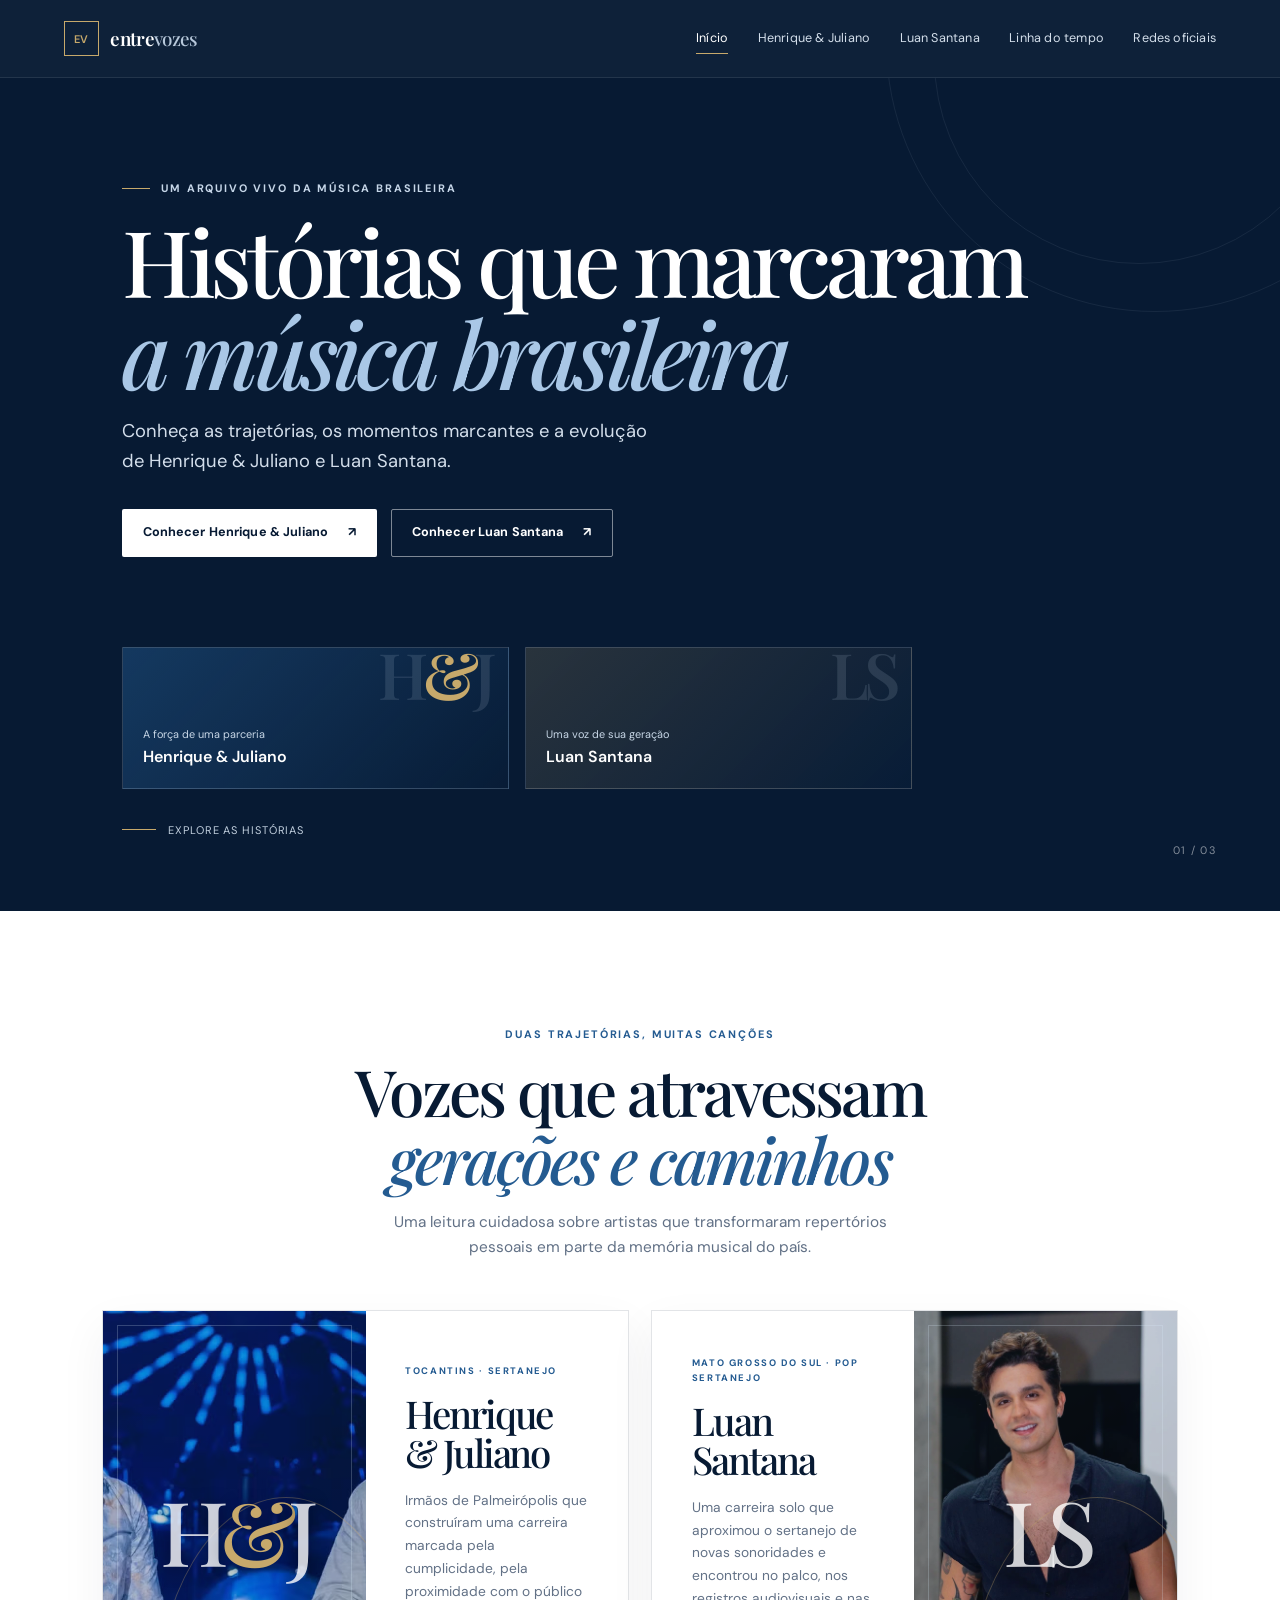
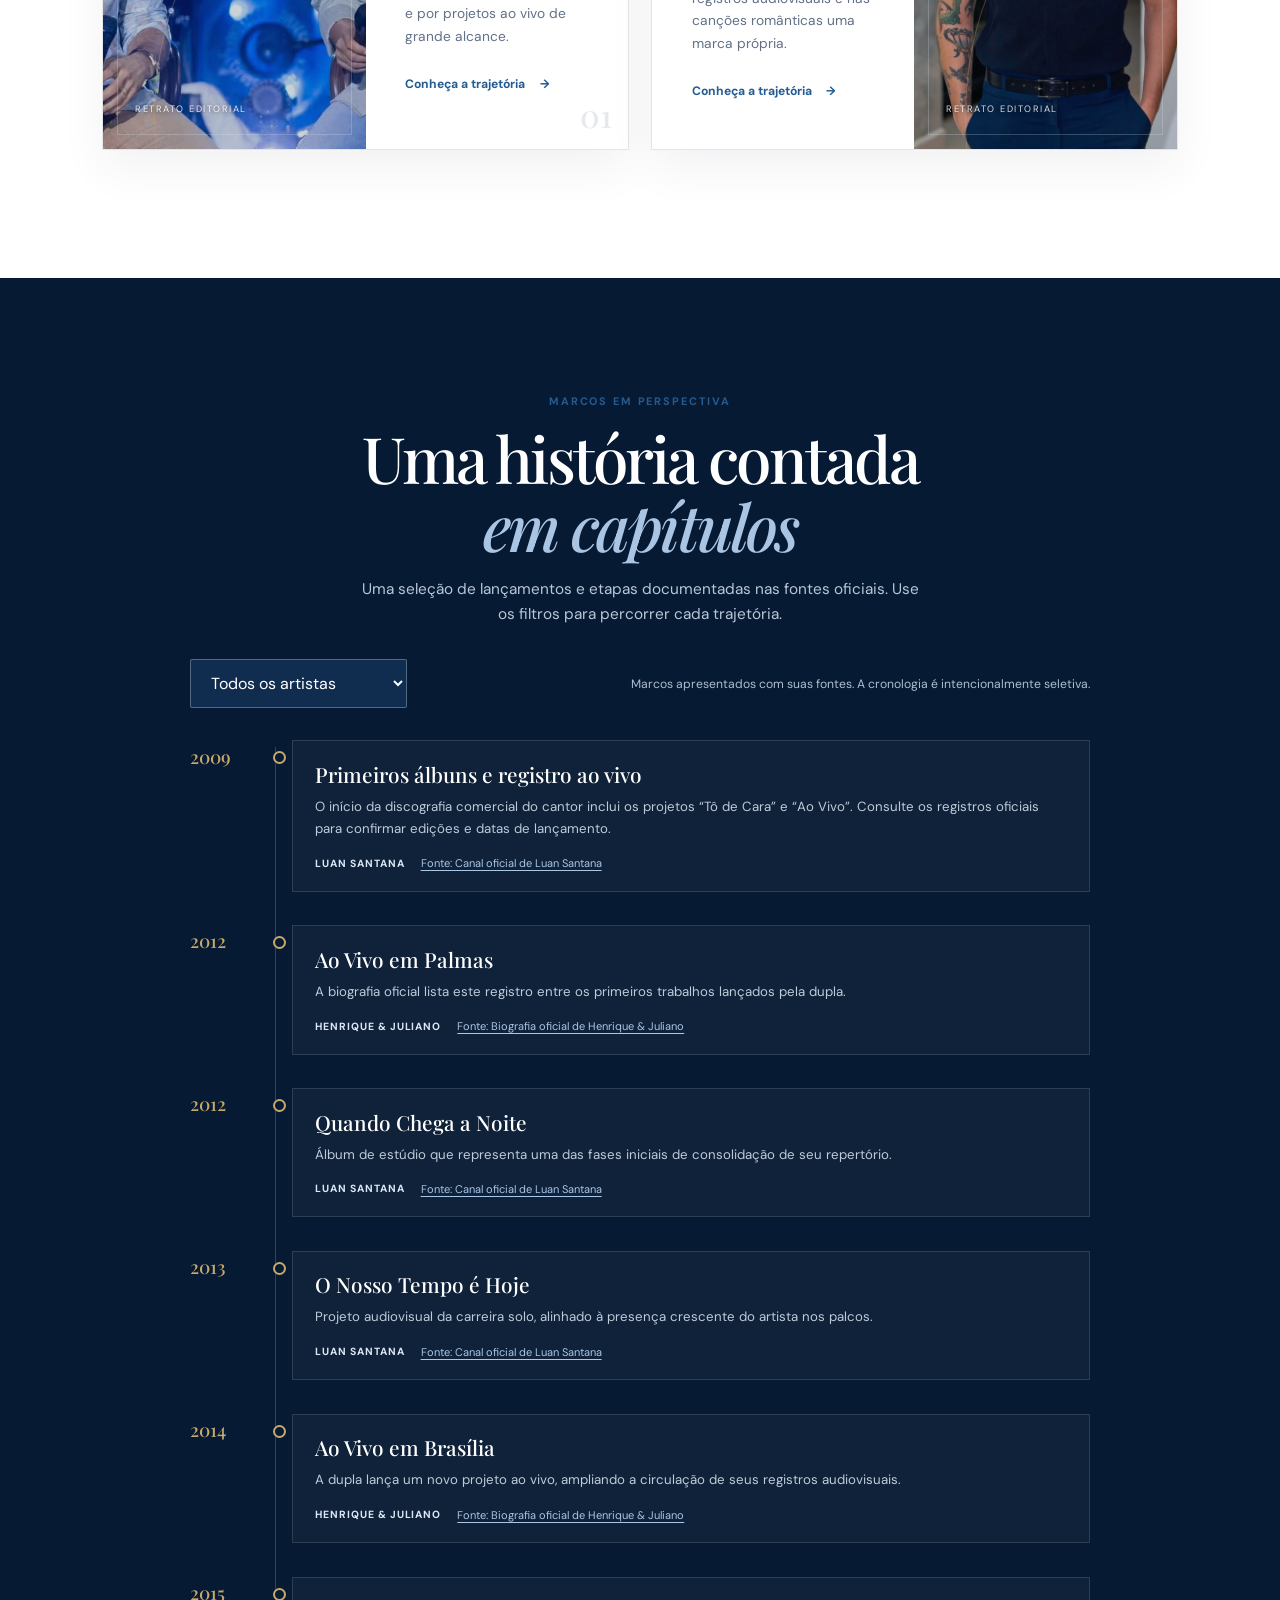
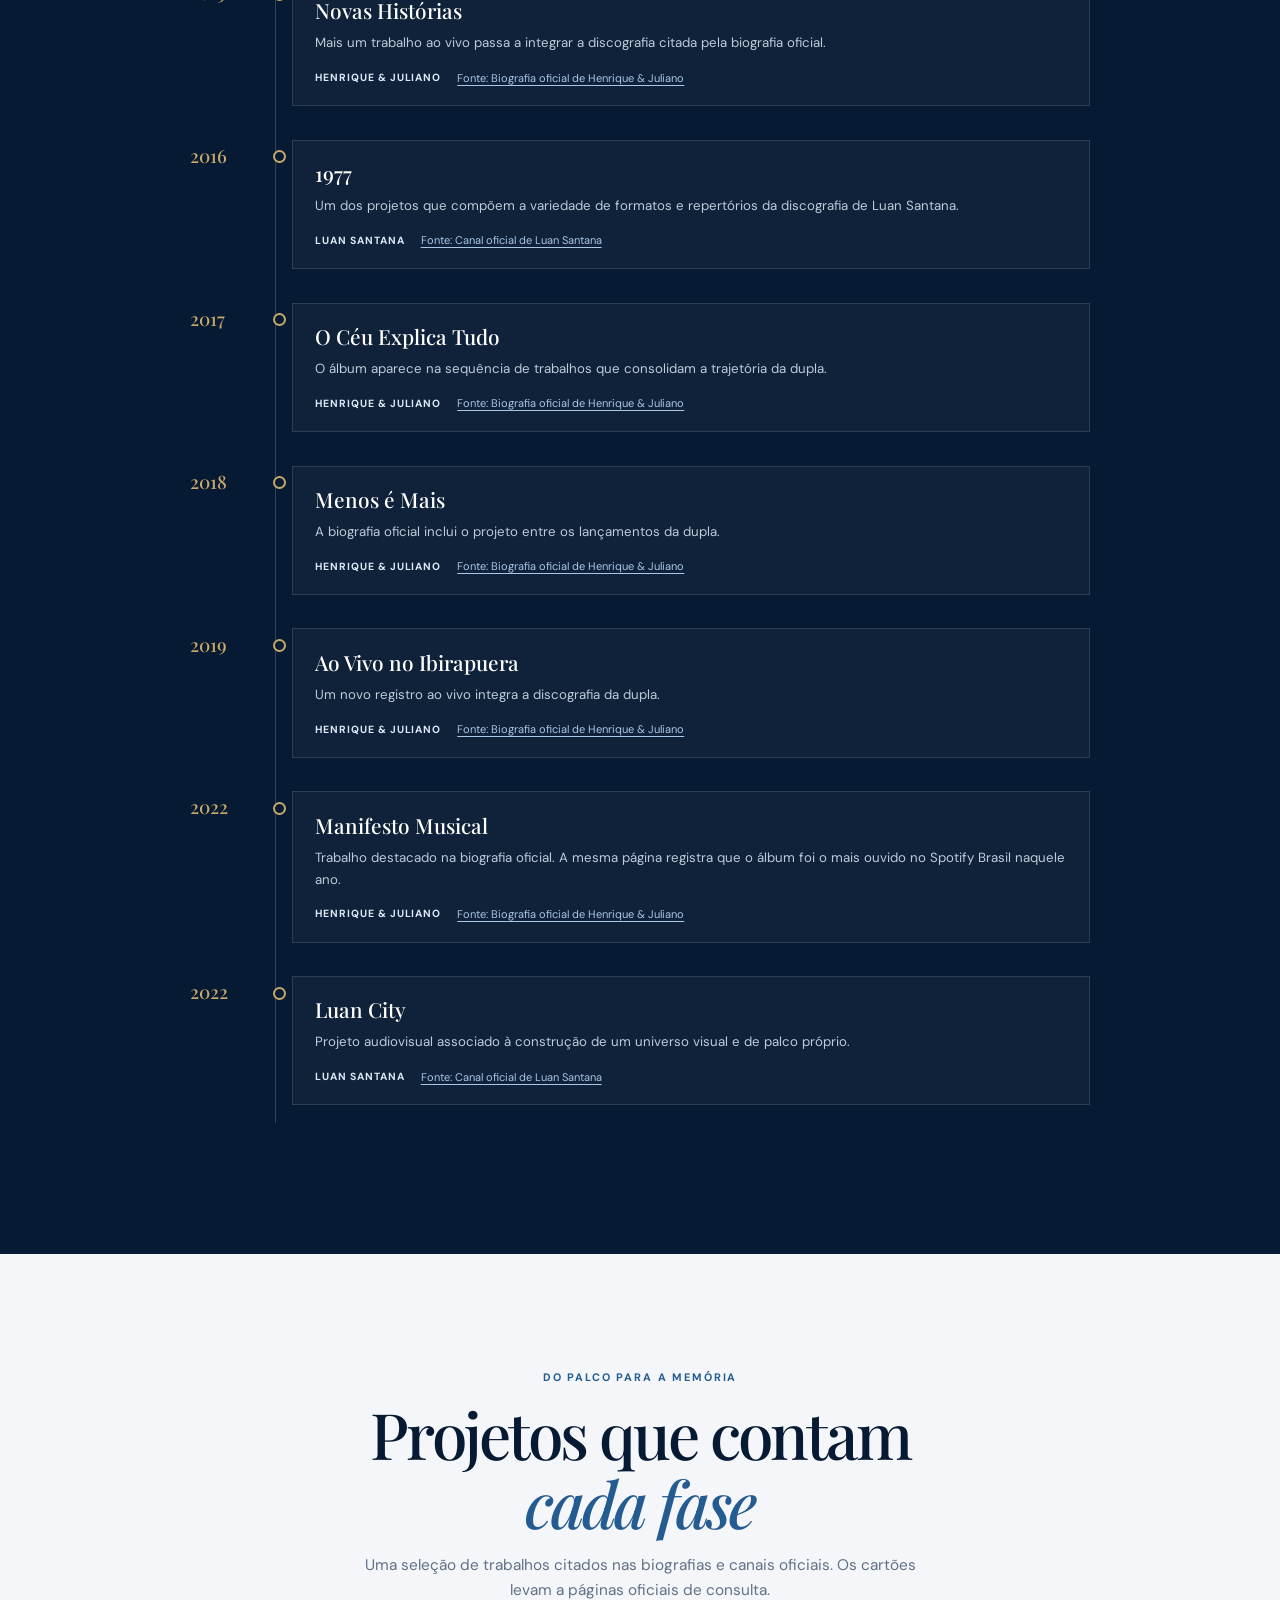
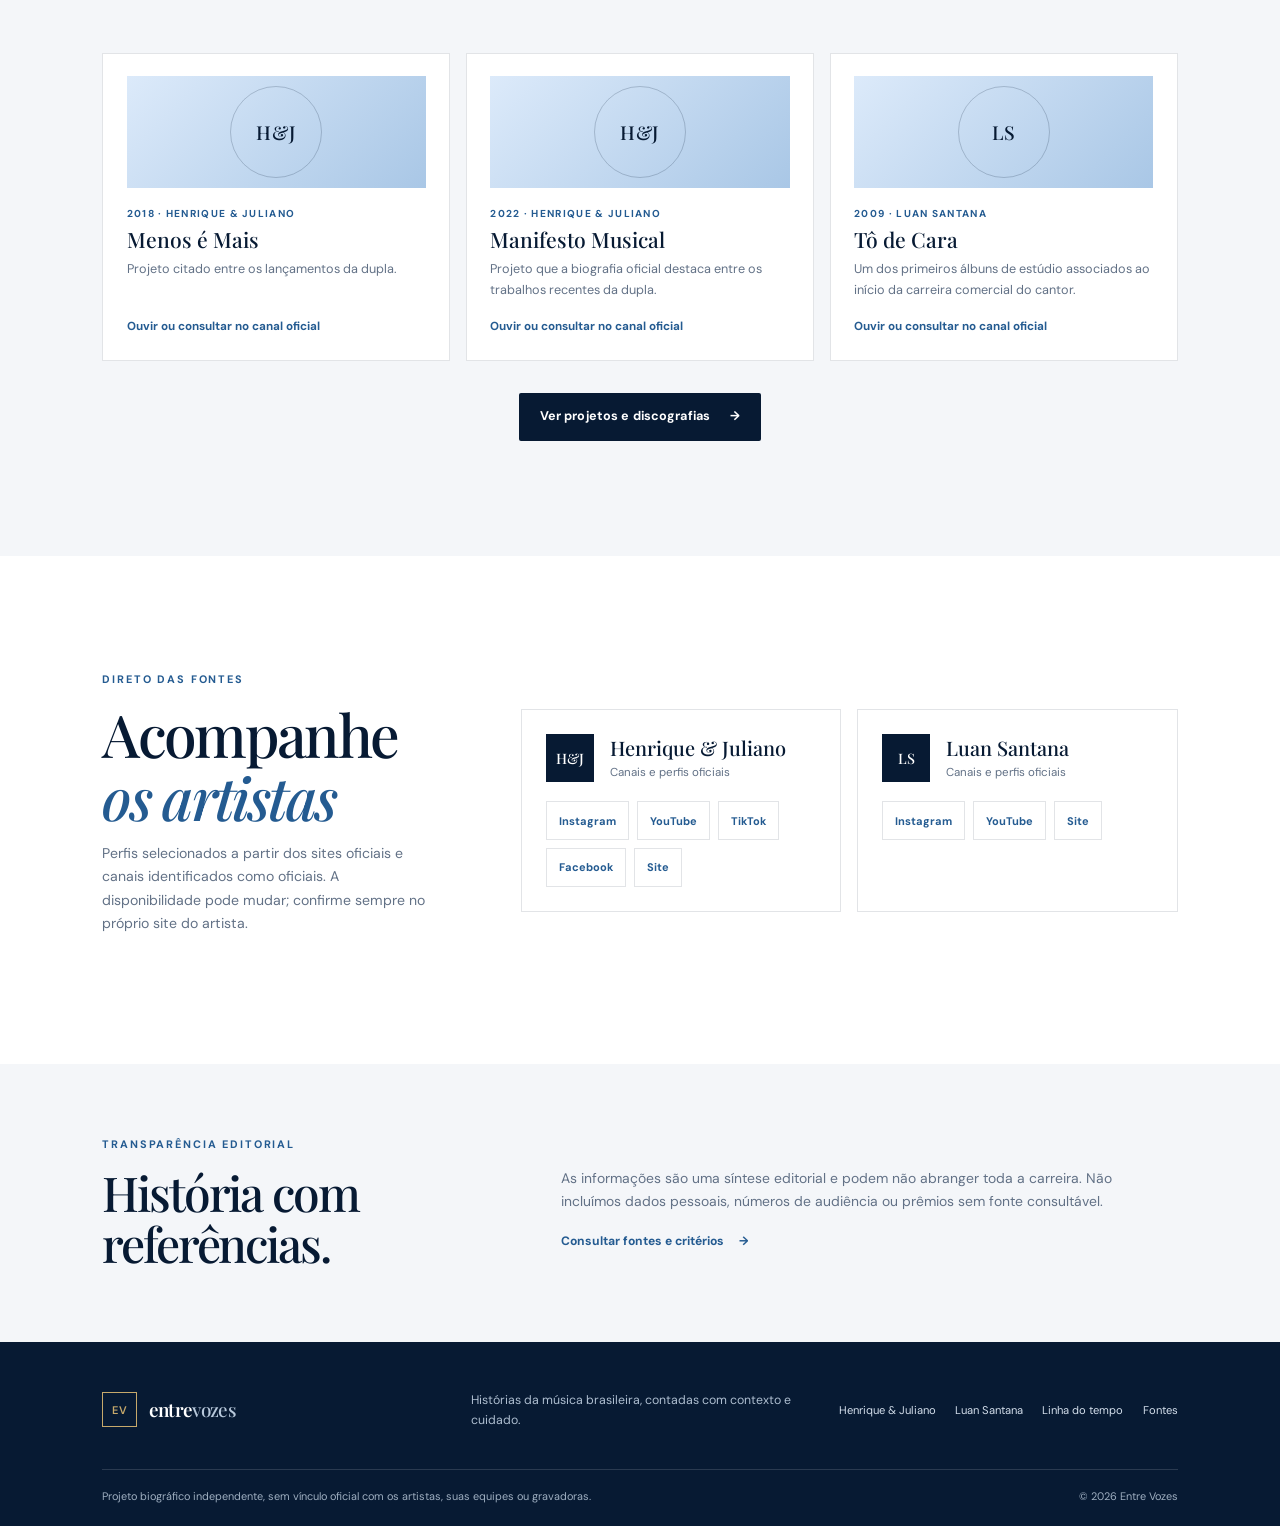
<file: index.html>
<!doctype html>
<html lang="pt-BR">
<head>
  <meta charset="utf-8">
  <meta name="viewport" content="width=device-width, initial-scale=1">
  <meta name="theme-color" content="#071a33">
  <meta name="description" content="Um portal biográfico independente sobre Henrique & Juliano e Luan Santana: histórias, discografias e marcos musicais.">
  <title>Entre Vozes — Histórias da música brasileira</title>
  <link rel="preconnect" href="https://fonts.googleapis.com">
  <link rel="preconnect" href="https://fonts.gstatic.com" crossorigin>
  <link href="https://fonts.googleapis.com/css2?family=DM+Sans:wght@400;500;600;700&family=Playfair+Display:wght@500;600;700&display=swap" rel="stylesheet">
  <link rel="stylesheet" href="css/style.css">
  <link rel="stylesheet" href="css/artists.css">
  <link rel="stylesheet" href="css/responsive.css">
  <script type="module" src="js/main.js"></script>
</head>
<body>
  <a class="skip-link" href="#conteudo">Pular para o conteúdo</a>
  <div class="scroll-progress" aria-hidden="true"></div>
  <header class="site-header">
    <a class="brand" href="index.html" aria-label="Entre Vozes, página inicial"><span class="brand-mark">EV</span><span>entre<span class="brand-light">vozes</span></span></a>
    <button class="menu-toggle" type="button" aria-expanded="false" aria-controls="primary-nav" aria-label="Abrir menu">
      <span></span><span></span><span></span>
    </button>
    <nav class="primary-nav" id="primary-nav" aria-label="Navegação principal">
      <a class="nav-link" href="index.html" aria-current="page">Início</a>
      <a class="nav-link" href="henrique-juliano.html">Henrique & Juliano</a>
      <a class="nav-link" href="luan-santana.html">Luan Santana</a>
      <a class="nav-link" href="#linha-do-tempo">Linha do tempo</a>
      <a class="nav-link" href="#redes">Redes oficiais</a>
    </nav>
  </header>

  <main id="conteudo">
    <section class="hero hero-home" aria-labelledby="hero-title">
      <div class="hero-orbit orbit-one" aria-hidden="true"></div>
      <div class="hero-orbit orbit-two" aria-hidden="true"></div>
      <div class="hero-inner">
        <p class="eyebrow hero-eyebrow"><span class="eyebrow-line"></span> Um arquivo vivo da música brasileira</p>
        <h1 id="hero-title">Histórias que marcaram<br><em>a música brasileira</em></h1>
        <p class="hero-copy">Conheça as trajetórias, os momentos marcantes e a evolução de Henrique & Juliano e Luan Santana.</p>
        <div class="hero-actions">
          <a class="button button-light" href="henrique-juliano.html">Conhecer Henrique & Juliano <span aria-hidden="true">↗</span></a>
          <a class="button button-outline" href="luan-santana.html">Conhecer Luan Santana <span aria-hidden="true">↗</span></a>
        </div>
        <div class="hero-artists" aria-label="Artistas em destaque">
          <a class="hero-artist-card hero-card-duo" href="henrique-juliano.html"><span class="artist-monogram">H<span>&</span>J</span><span class="hero-card-label">A força de uma parceria<br><strong>Henrique & Juliano</strong></span></a>
          <a class="hero-artist-card hero-card-solo" href="luan-santana.html"><span class="artist-monogram">LS</span><span class="hero-card-label">Uma voz de sua geração<br><strong>Luan Santana</strong></span></a>
        </div>
        <a class="scroll-cue" href="#artistas"><span class="scroll-cue-line"></span> Explore as histórias</a>
      </div>
      <span class="hero-index" aria-hidden="true">01 / 03</span>
    </section>

    <section class="section section-intro" id="artistas">
      <div class="section-heading reveal">
        <p class="eyebrow">Duas trajetórias, muitas canções</p>
        <h2>Vozes que atravessam<br><em>gerações e caminhos</em></h2>
        <p>Uma leitura cuidadosa sobre artistas que transformaram repertórios pessoais em parte da memória musical do país.</p>
      </div>
      <div class="artist-feature-grid">
        <article class="artist-feature reveal">
          <div class="feature-art feature-art-duo" aria-label="Retrato visual de Henrique & Juliano">
            <img class="feature-photo" src="imagens/h%26j.avif" alt="Henrique & Juliano juntos" fetchpriority="high">
            <span class="feature-initials">H<span>&</span>J</span><span class="feature-art-caption">Retrato editorial</span>
          </div>
          <div class="feature-content">
            <p class="eyebrow">Tocantins · Sertanejo</p>
            <h3>Henrique<br>& Juliano</h3>
            <p>Irmãos de Palmeirópolis que construíram uma carreira marcada pela cumplicidade, pela proximidade com o público e por projetos ao vivo de grande alcance.</p>
            <a class="text-link" href="henrique-juliano.html">Conheça a trajetória <span aria-hidden="true">→</span></a>
          </div>
          <span class="feature-number">01</span>
        </article>
        <article class="artist-feature artist-feature-reverse reveal">
          <div class="feature-art feature-art-luan" aria-label="Retrato visual de Luan Santana">
            <img class="feature-photo" src="imagens/luan%20santana.jpg" alt="Luan Santana em um retrato" loading="lazy">
            <span class="feature-initials">LS</span><span class="feature-art-caption">Retrato editorial</span>
          </div>
          <div class="feature-content">
            <p class="eyebrow">Mato Grosso do Sul · Pop sertanejo</p>
            <h3>Luan<br>Santana</h3>
            <p>Uma carreira solo que aproximou o sertanejo de novas sonoridades e encontrou no palco, nos registros audiovisuais e nas canções românticas uma marca própria.</p>
            <a class="text-link" href="luan-santana.html">Conheça a trajetória <span aria-hidden="true">→</span></a>
          </div>
          <span class="feature-number">02</span>
        </article>
      </div>
    </section>

    <section class="section timeline-section" id="linha-do-tempo">
      <div class="section-heading section-heading-light reveal">
        <p class="eyebrow">Marcos em perspectiva</p>
        <h2>Uma história contada<br><em>em capítulos</em></h2>
        <p>Uma seleção de lançamentos e etapas documentadas nas fontes oficiais. Use os filtros para percorrer cada trajetória.</p>
      </div>
      <div class="timeline-controls reveal">
        <label class="sr-only" for="timeline-artist">Filtrar por artista</label>
        <select id="timeline-artist" class="filter-select">
          <option value="all">Todos os artistas</option>
          <option value="henrique-juliano">Henrique & Juliano</option>
          <option value="luan-santana">Luan Santana</option>
        </select>
        <p class="timeline-note">Marcos apresentados com suas fontes. A cronologia é intencionalmente seletiva.</p>
      </div>
      <div class="timeline-list" id="timeline-list" aria-live="polite"></div>
      <p class="timeline-empty" id="timeline-empty" hidden>Nenhum marco disponível para este filtro.</p>
    </section>

    <section class="section listening-section" id="discografia">
      <div class="section-heading reveal">
        <p class="eyebrow">Do palco para a memória</p>
        <h2>Projetos que contam<br><em>cada fase</em></h2>
        <p>Uma seleção de trabalhos citados nas biografias e canais oficiais. Os cartões levam a páginas oficiais de consulta.</p>
      </div>
      <div class="project-grid" id="featured-projects"></div>
      <div class="center-action"><a class="button button-dark" href="henrique-juliano.html#discografia">Ver projetos e discografias <span aria-hidden="true">→</span></a></div>
    </section>

    <section class="section social-section" id="redes">
      <div class="social-copy reveal">
        <p class="eyebrow">Direto das fontes</p>
        <h2>Acompanhe<br><em>os artistas</em></h2>
        <p>Perfis selecionados a partir dos sites oficiais e canais identificados como oficiais. A disponibilidade pode mudar; confirme sempre no próprio site do artista.</p>
      </div>
      <div class="social-cards" id="social-cards"></div>
    </section>

    <section class="section sources-strip" id="fontes">
      <div class="sources-strip-copy">
        <p class="eyebrow">Transparência editorial</p>
        <h2>História com<br>referências.</h2>
      </div>
      <div>
        <p>As informações são uma síntese editorial e podem não abranger toda a carreira. Não incluímos dados pessoais, números de audiência ou prêmios sem fonte consultável.</p>
        <a class="text-link" href="README.md#fontes-e-criterios">Consultar fontes e critérios <span aria-hidden="true">→</span></a>
      </div>
    </section>
  </main>

  <footer class="site-footer">
    <div class="footer-main">
      <a class="brand brand-footer" href="index.html"><span class="brand-mark">EV</span><span>entre<span class="brand-light">vozes</span></span></a>
      <p>Histórias da música brasileira, contadas com contexto e cuidado.</p>
      <nav class="footer-links" aria-label="Links do rodapé">
        <a href="henrique-juliano.html">Henrique & Juliano</a><a href="luan-santana.html">Luan Santana</a><a href="#linha-do-tempo">Linha do tempo</a><a href="#fontes">Fontes</a>
      </nav>
    </div>
    <div class="footer-bottom">
      <p>Projeto biográfico independente, sem vínculo oficial com os artistas, suas equipes ou gravadoras.</p>
      <p>© <span data-current-year></span> Entre Vozes</p>
    </div>
  </footer>

  <dialog class="image-modal" aria-label="Visualização de imagem">
    <button class="modal-close" type="button" aria-label="Fechar imagem">×</button>
    <img class="modal-image" alt="">
    <p class="modal-caption"></p>
  </dialog>
</body>
</html>
</file>
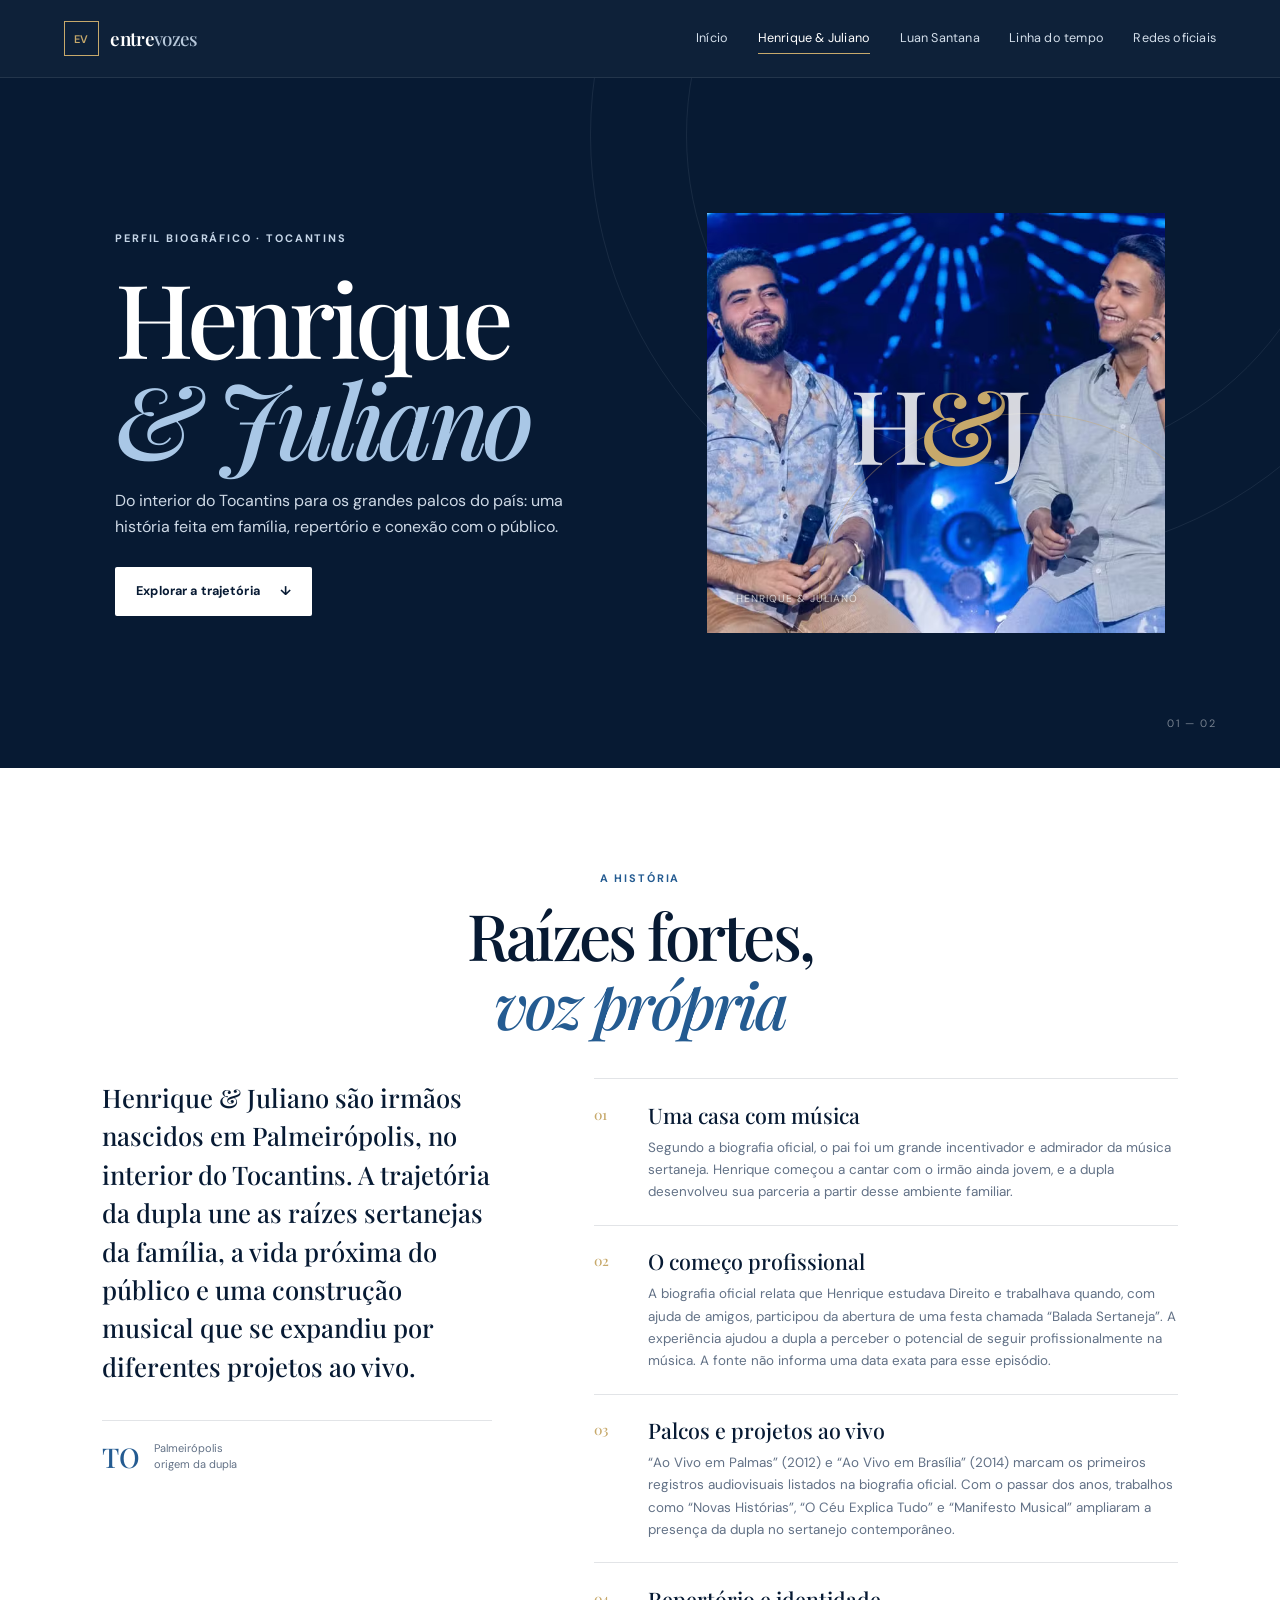
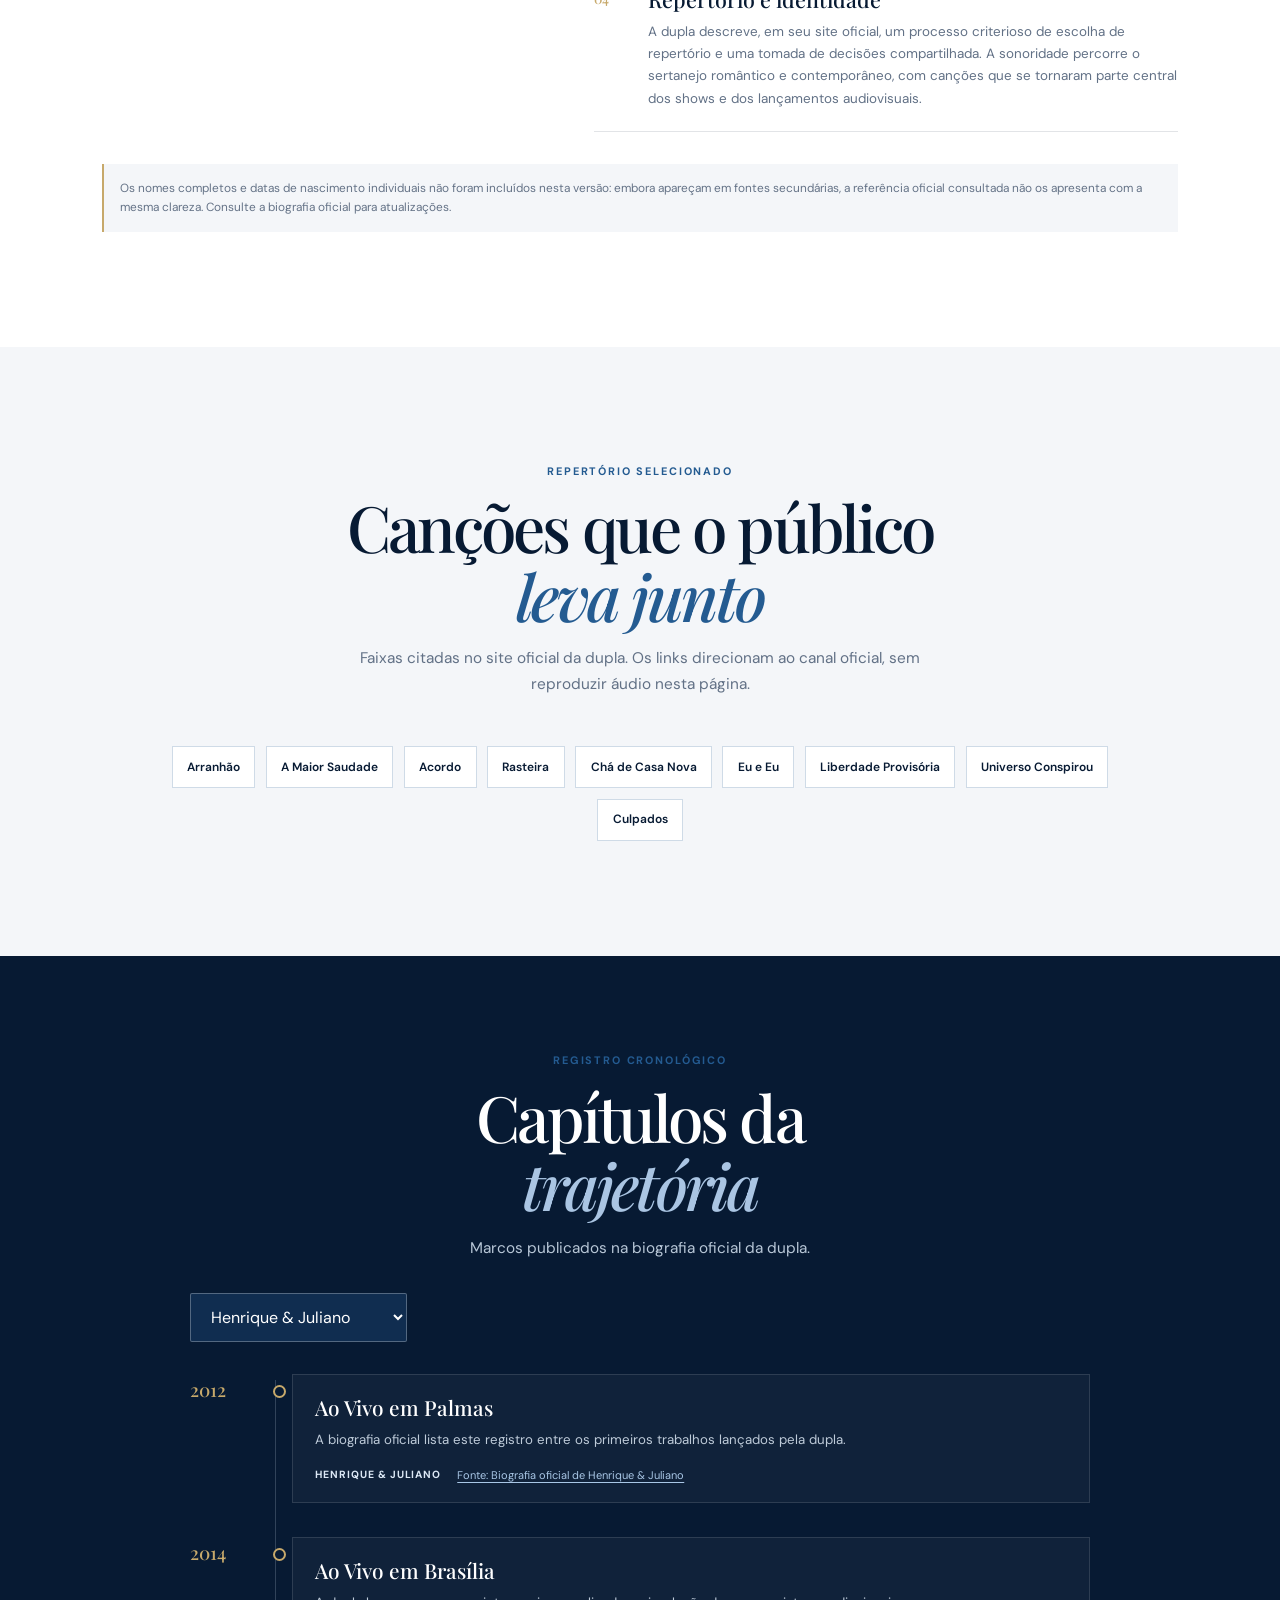
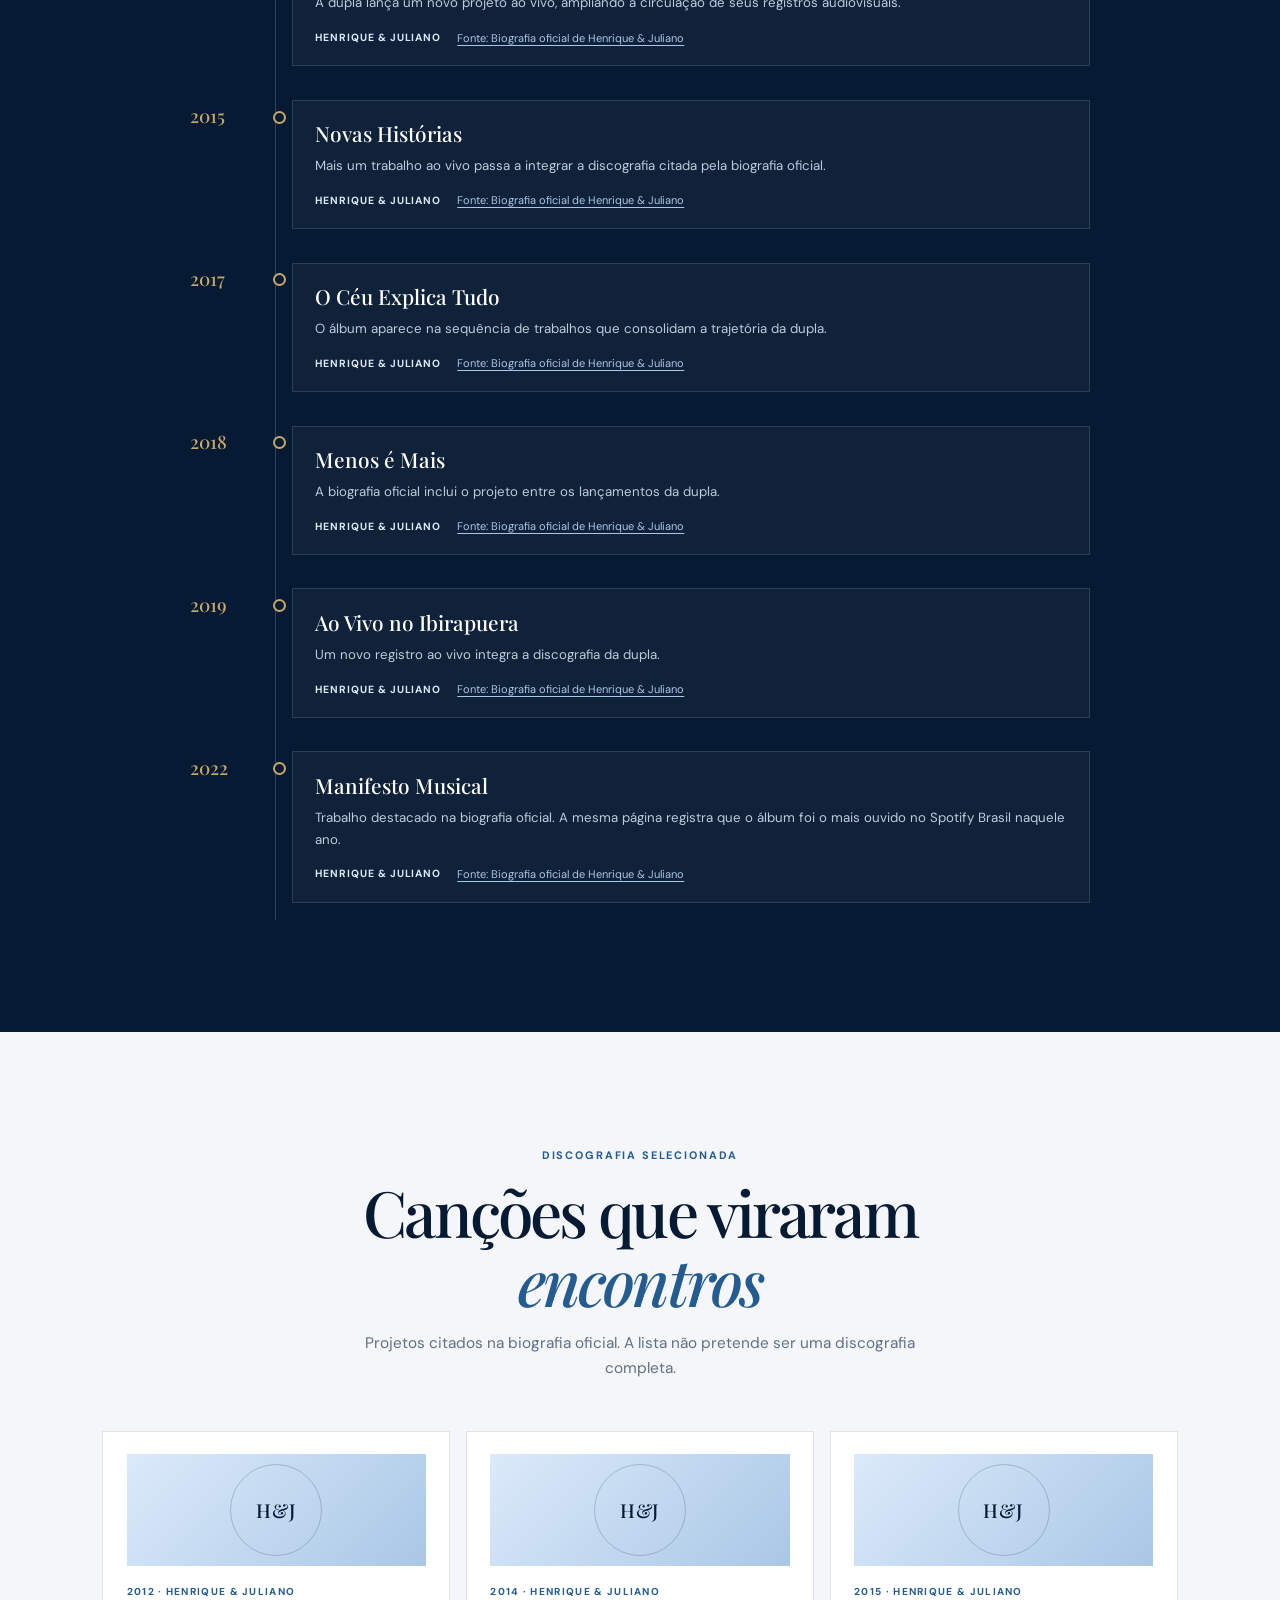
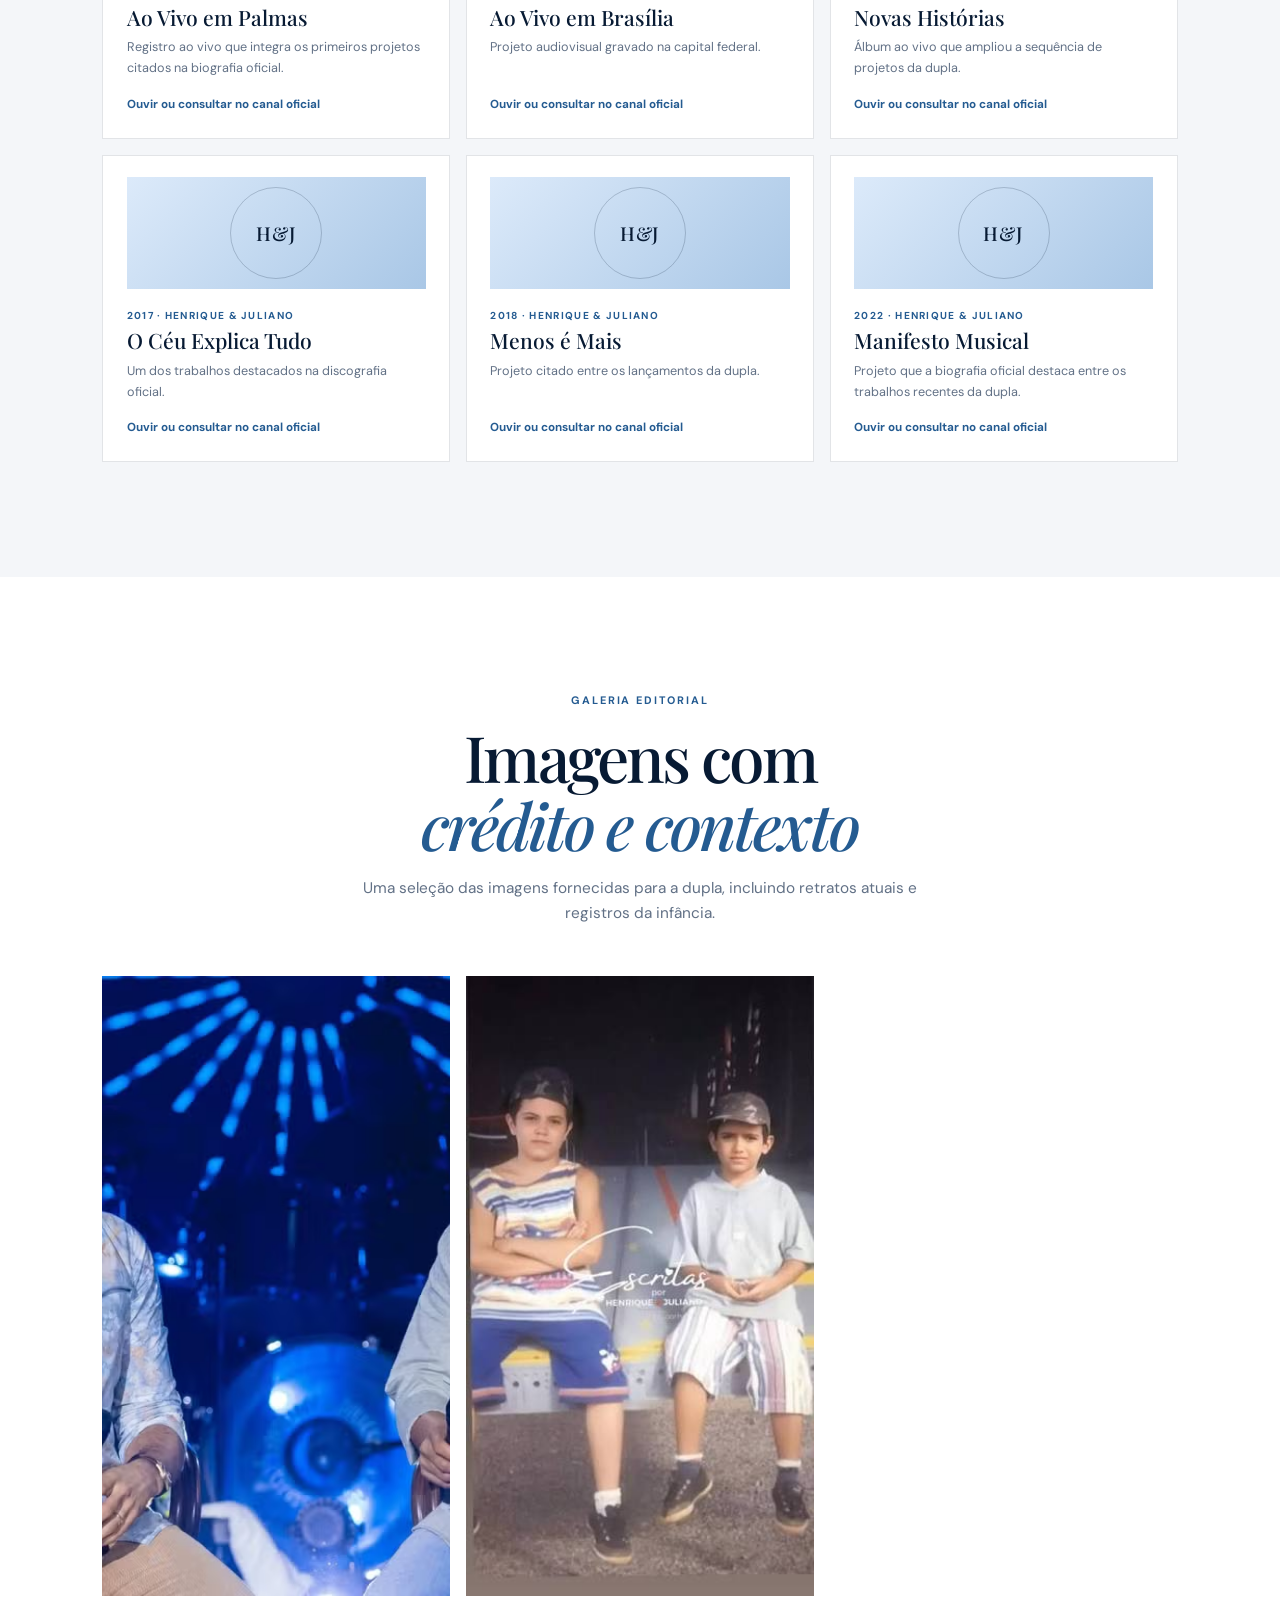
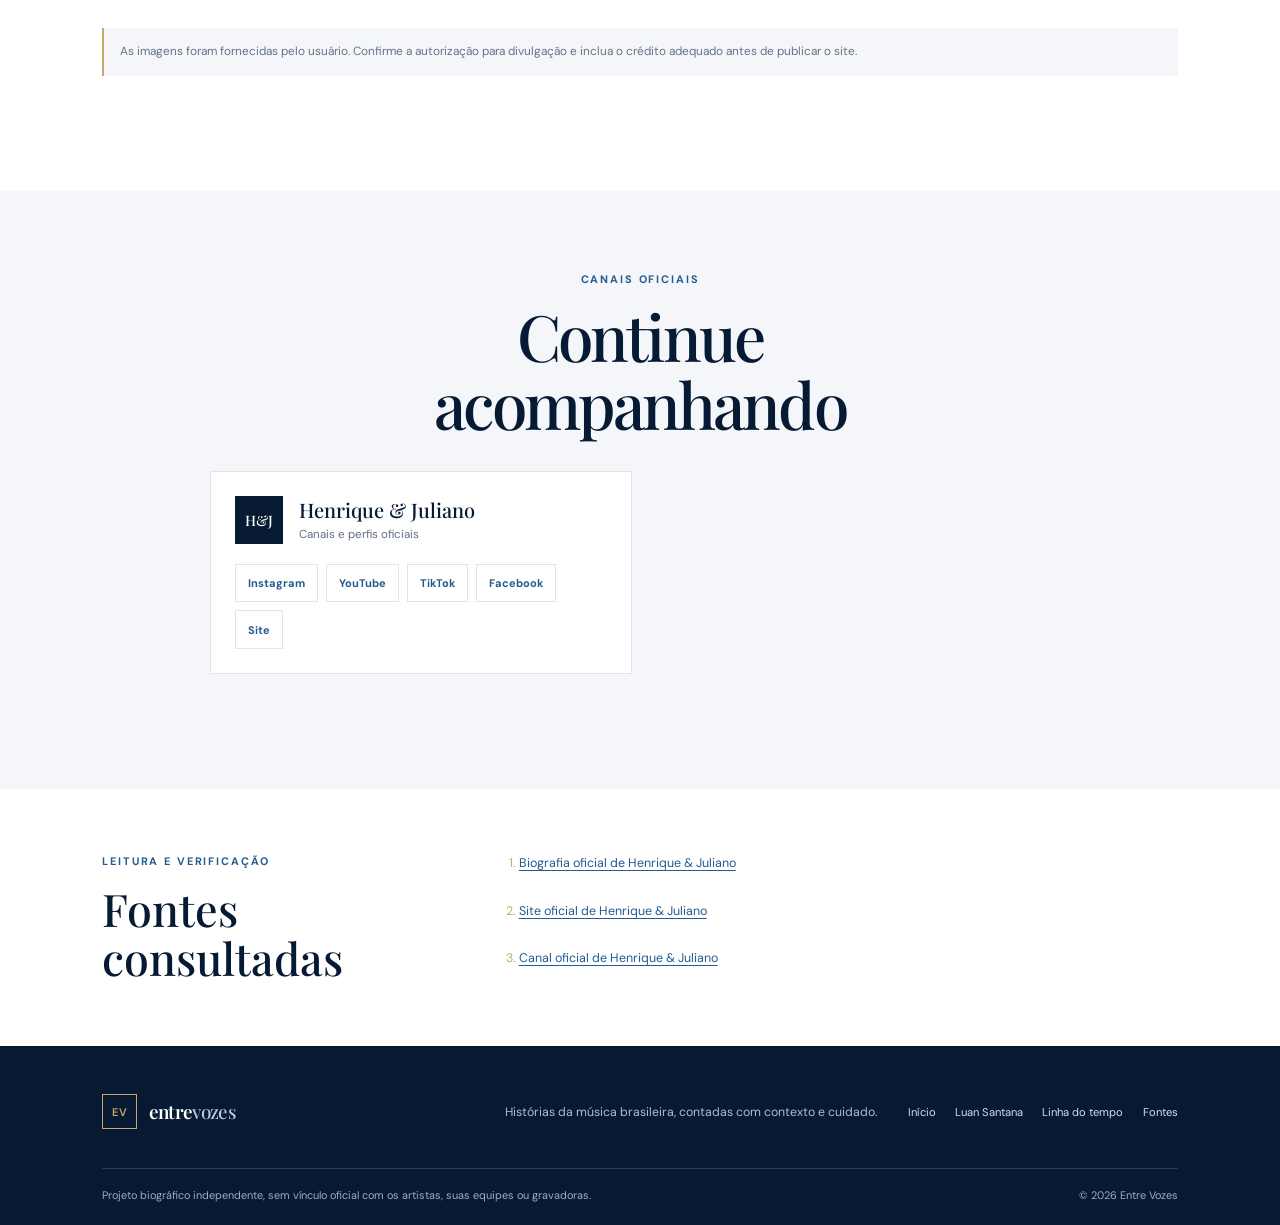
<file: henrique-juliano.html>
<!doctype html>
<html lang="pt-BR">
<head>
  <meta charset="utf-8">
  <meta name="viewport" content="width=device-width, initial-scale=1">
  <meta name="theme-color" content="#071a33">
  <meta name="description" content="Conheça a trajetória de Henrique & Juliano, irmãos de Palmeirópolis e uma das duplas de destaque do sertanejo contemporâneo.">
  <title>Henrique & Juliano — Entre Vozes</title>
  <link rel="preconnect" href="https://fonts.googleapis.com">
  <link rel="preconnect" href="https://fonts.gstatic.com" crossorigin>
  <link href="https://fonts.googleapis.com/css2?family=DM+Sans:wght@400;500;600;700&family=Playfair+Display:wght@500;600;700&display=swap" rel="stylesheet">
  <link rel="stylesheet" href="css/style.css">
  <link rel="stylesheet" href="css/artists.css">
  <link rel="stylesheet" href="css/responsive.css">
  <script type="module" src="js/main.js"></script>
</head>
<body data-artist-page="henrique-juliano">
  <a class="skip-link" href="#conteudo">Pular para o conteúdo</a>
  <div class="scroll-progress" aria-hidden="true"></div>
  <header class="site-header">
    <a class="brand" href="index.html" aria-label="Entre Vozes, página inicial"><span class="brand-mark">EV</span><span>entre<span class="brand-light">vozes</span></span></a>
    <button class="menu-toggle" type="button" aria-expanded="false" aria-controls="primary-nav" aria-label="Abrir menu"><span></span><span></span><span></span></button>
    <nav class="primary-nav" id="primary-nav" aria-label="Navegação principal">
      <a class="nav-link" href="index.html">Início</a><a class="nav-link" href="henrique-juliano.html" aria-current="page">Henrique & Juliano</a><a class="nav-link" href="luan-santana.html">Luan Santana</a><a class="nav-link" href="#linha-do-tempo">Linha do tempo</a><a class="nav-link" href="#redes">Redes oficiais</a>
    </nav>
  </header>
  <main id="conteudo" class="artist-page">
    <section class="artist-hero artist-hero-duo">
      <div class="artist-hero-content">
        <p class="eyebrow">Perfil biográfico · Tocantins</p>
        <h1>Henrique<br><em>& Juliano</em></h1>
        <p>Do interior do Tocantins para os grandes palcos do país: uma história feita em família, repertório e conexão com o público.</p>
        <a class="button button-light" href="#biografia">Explorar a trajetória <span aria-hidden="true">↓</span></a>
      </div>
      <div class="artist-portrait portrait-duo" data-gallery-item>
        <img class="portrait-photo" src="imagens/h%26j.avif" alt="Henrique & Juliano juntos" fetchpriority="high"><span class="portrait-initials">H<span>&</span>J</span><span class="portrait-caption">Henrique & Juliano</span>
      </div>
      <span class="artist-hero-index" aria-hidden="true">01 — 02</span>
    </section>
    <section class="section biography-section" id="biografia">
      <div class="section-heading reveal">
        <p class="eyebrow">A história</p><h2>Raízes fortes,<br><em>voz própria</em></h2>
      </div>
      <div class="biography-layout">
        <div class="biography-lead reveal"><p class="lead-copy">Henrique & Juliano são irmãos nascidos em Palmeirópolis, no interior do Tocantins. A trajetória da dupla une as raízes sertanejas da família, a vida próxima do público e uma construção musical que se expandiu por diferentes projetos ao vivo.</p><div class="fact-line"><span class="fact-value">TO</span><span class="fact-label">Palmeirópolis<br>origem da dupla</span></div></div>
        <div class="biography-blocks">
          <article class="bio-block reveal"><span class="bio-index">01</span><div><h3>Uma casa com música</h3><p>Segundo a biografia oficial, o pai foi um grande incentivador e admirador da música sertaneja. Henrique começou a cantar com o irmão ainda jovem, e a dupla desenvolveu sua parceria a partir desse ambiente familiar.</p></div></article>
          <article class="bio-block reveal"><span class="bio-index">02</span><div><h3>O começo profissional</h3><p>A biografia oficial relata que Henrique estudava Direito e trabalhava quando, com ajuda de amigos, participou da abertura de uma festa chamada “Balada Sertaneja”. A experiência ajudou a dupla a perceber o potencial de seguir profissionalmente na música. A fonte não informa uma data exata para esse episódio.</p></div></article>
          <article class="bio-block reveal"><span class="bio-index">03</span><div><h3>Palcos e projetos ao vivo</h3><p>“Ao Vivo em Palmas” (2012) e “Ao Vivo em Brasília” (2014) marcam os primeiros registros audiovisuais listados na biografia oficial. Com o passar dos anos, trabalhos como “Novas Histórias”, “O Céu Explica Tudo” e “Manifesto Musical” ampliaram a presença da dupla no sertanejo contemporâneo.</p></div></article>
          <article class="bio-block reveal"><span class="bio-index">04</span><div><h3>Repertório e identidade</h3><p>A dupla descreve, em seu site oficial, um processo criterioso de escolha de repertório e uma tomada de decisões compartilhada. A sonoridade percorre o sertanejo romântico e contemporâneo, com canções que se tornaram parte central dos shows e dos lançamentos audiovisuais.</p></div></article>
        </div>
      </div>
      <p class="editorial-note">Os nomes completos e datas de nascimento individuais não foram incluídos nesta versão: embora apareçam em fontes secundárias, a referência oficial consultada não os apresenta com a mesma clareza. Consulte a biografia oficial para atualizações.</p>
    </section>
    <section class="section songs-section" aria-labelledby="songs-title">
      <div class="section-heading reveal"><p class="eyebrow">Repertório selecionado</p><h2 id="songs-title">Canções que o público<br><em>leva junto</em></h2><p>Faixas citadas no site oficial da dupla. Os links direcionam ao canal oficial, sem reproduzir áudio nesta página.</p></div>
      <ul class="song-list" id="artist-songs"></ul>
    </section>
    <section class="section timeline-section artist-timeline-section" id="linha-do-tempo">
      <div class="section-heading section-heading-light reveal"><p class="eyebrow">Registro cronológico</p><h2>Capítulos da<br><em>trajetória</em></h2><p>Marcos publicados na biografia oficial da dupla.</p></div>
      <div class="timeline-controls"><label class="sr-only" for="timeline-artist">Filtrar por artista</label><select id="timeline-artist" class="filter-select"><option value="henrique-juliano">Henrique & Juliano</option></select></div>
      <div class="timeline-list" id="timeline-list" aria-live="polite"></div><p class="timeline-empty" id="timeline-empty" hidden>Nenhum marco disponível para este filtro.</p>
    </section>
    <section class="section discography-section" id="discografia">
      <div class="section-heading reveal"><p class="eyebrow">Discografia selecionada</p><h2>Canções que viraram<br><em>encontros</em></h2><p>Projetos citados na biografia oficial. A lista não pretende ser uma discografia completa.</p></div>
      <div class="project-grid" id="artist-projects"></div>
    </section>
    <section class="section gallery-section" id="galeria">
      <div class="section-heading reveal"><p class="eyebrow">Galeria editorial</p><h2>Imagens com<br><em>crédito e contexto</em></h2><p>Uma seleção das imagens fornecidas para a dupla, incluindo retratos atuais e registros da infância.</p></div>
      <div class="gallery-grid" id="artist-gallery"></div>
      <p class="editorial-note">As imagens foram fornecidas pelo usuário. Confirme a autorização para divulgação e inclua o crédito adequado antes de publicar o site.</p>
    </section>
    <section class="section artist-social" id="redes"><div class="section-heading reveal"><p class="eyebrow">Canais oficiais</p><h2>Continue acompanhando</h2></div><div class="social-cards" id="artist-social-cards"></div></section>
    <section class="references-section" id="referencias"><div><p class="eyebrow">Leitura e verificação</p><h2>Fontes consultadas</h2></div><ol class="reference-list" id="artist-references"></ol></section>
  </main>
  <footer class="site-footer"><div class="footer-main"><a class="brand brand-footer" href="index.html"><span class="brand-mark">EV</span><span>entre<span class="brand-light">vozes</span></span></a><p>Histórias da música brasileira, contadas com contexto e cuidado.</p><nav class="footer-links" aria-label="Links do rodapé"><a href="index.html">Início</a><a href="luan-santana.html">Luan Santana</a><a href="#linha-do-tempo">Linha do tempo</a><a href="#referencias">Fontes</a></nav></div><div class="footer-bottom"><p>Projeto biográfico independente, sem vínculo oficial com os artistas, suas equipes ou gravadoras.</p><p>© <span data-current-year></span> Entre Vozes</p></div></footer>
  <dialog class="image-modal" aria-label="Visualização de imagem"><button class="modal-close" type="button" aria-label="Fechar imagem">×</button><img class="modal-image" alt=""><p class="modal-caption"></p></dialog>
</body>
</html>
</file>
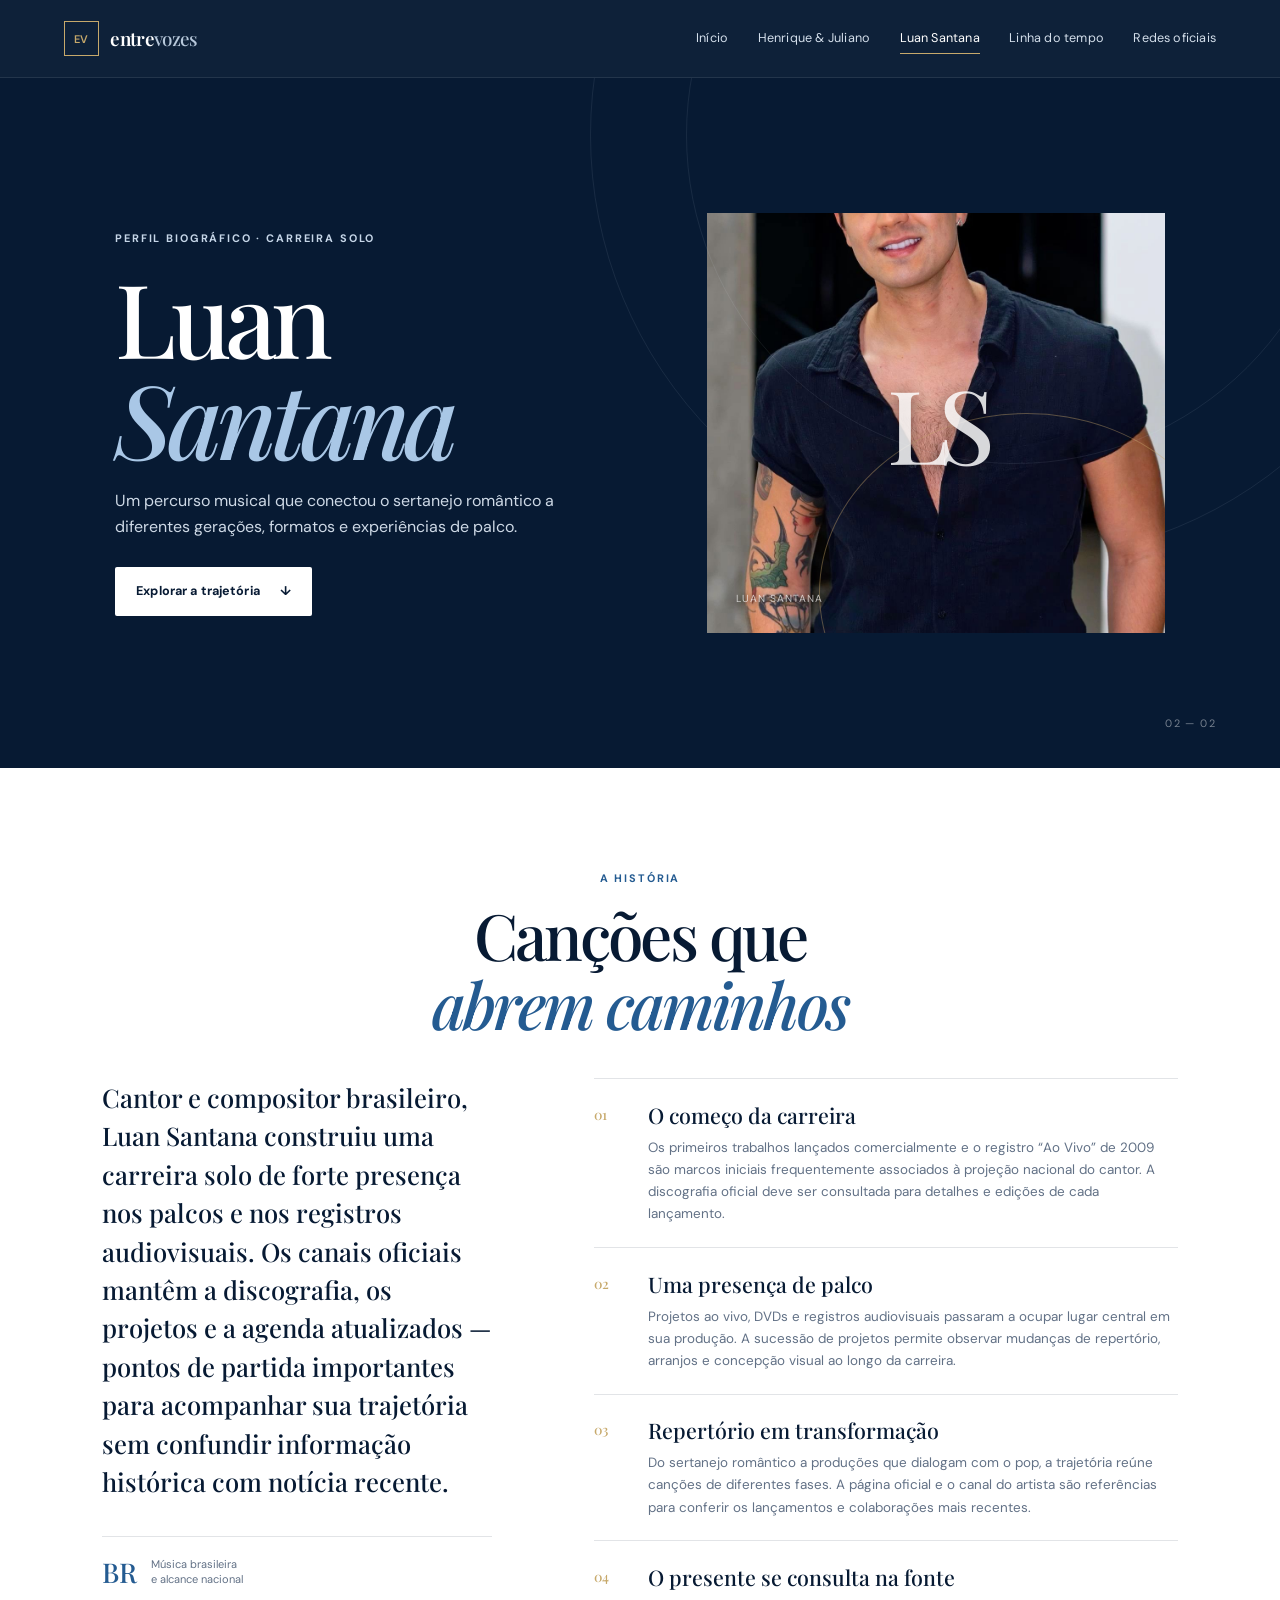
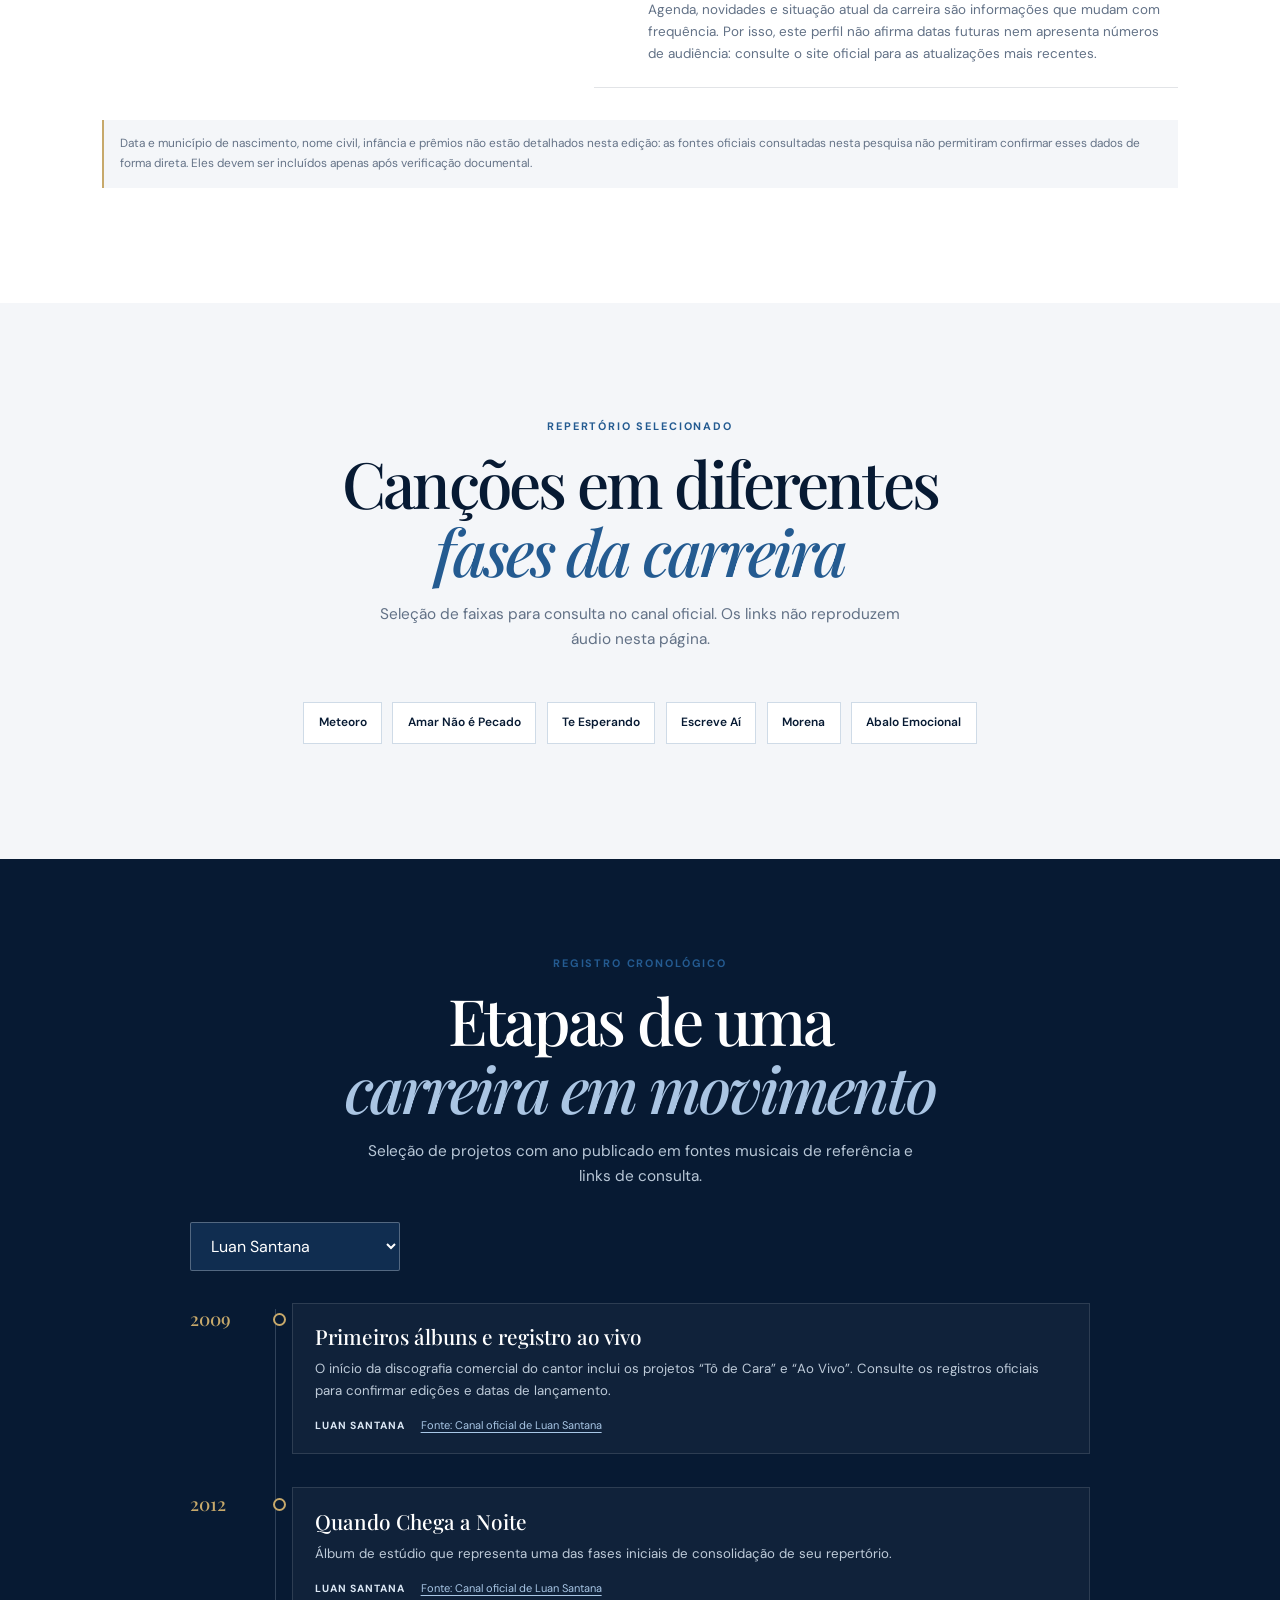
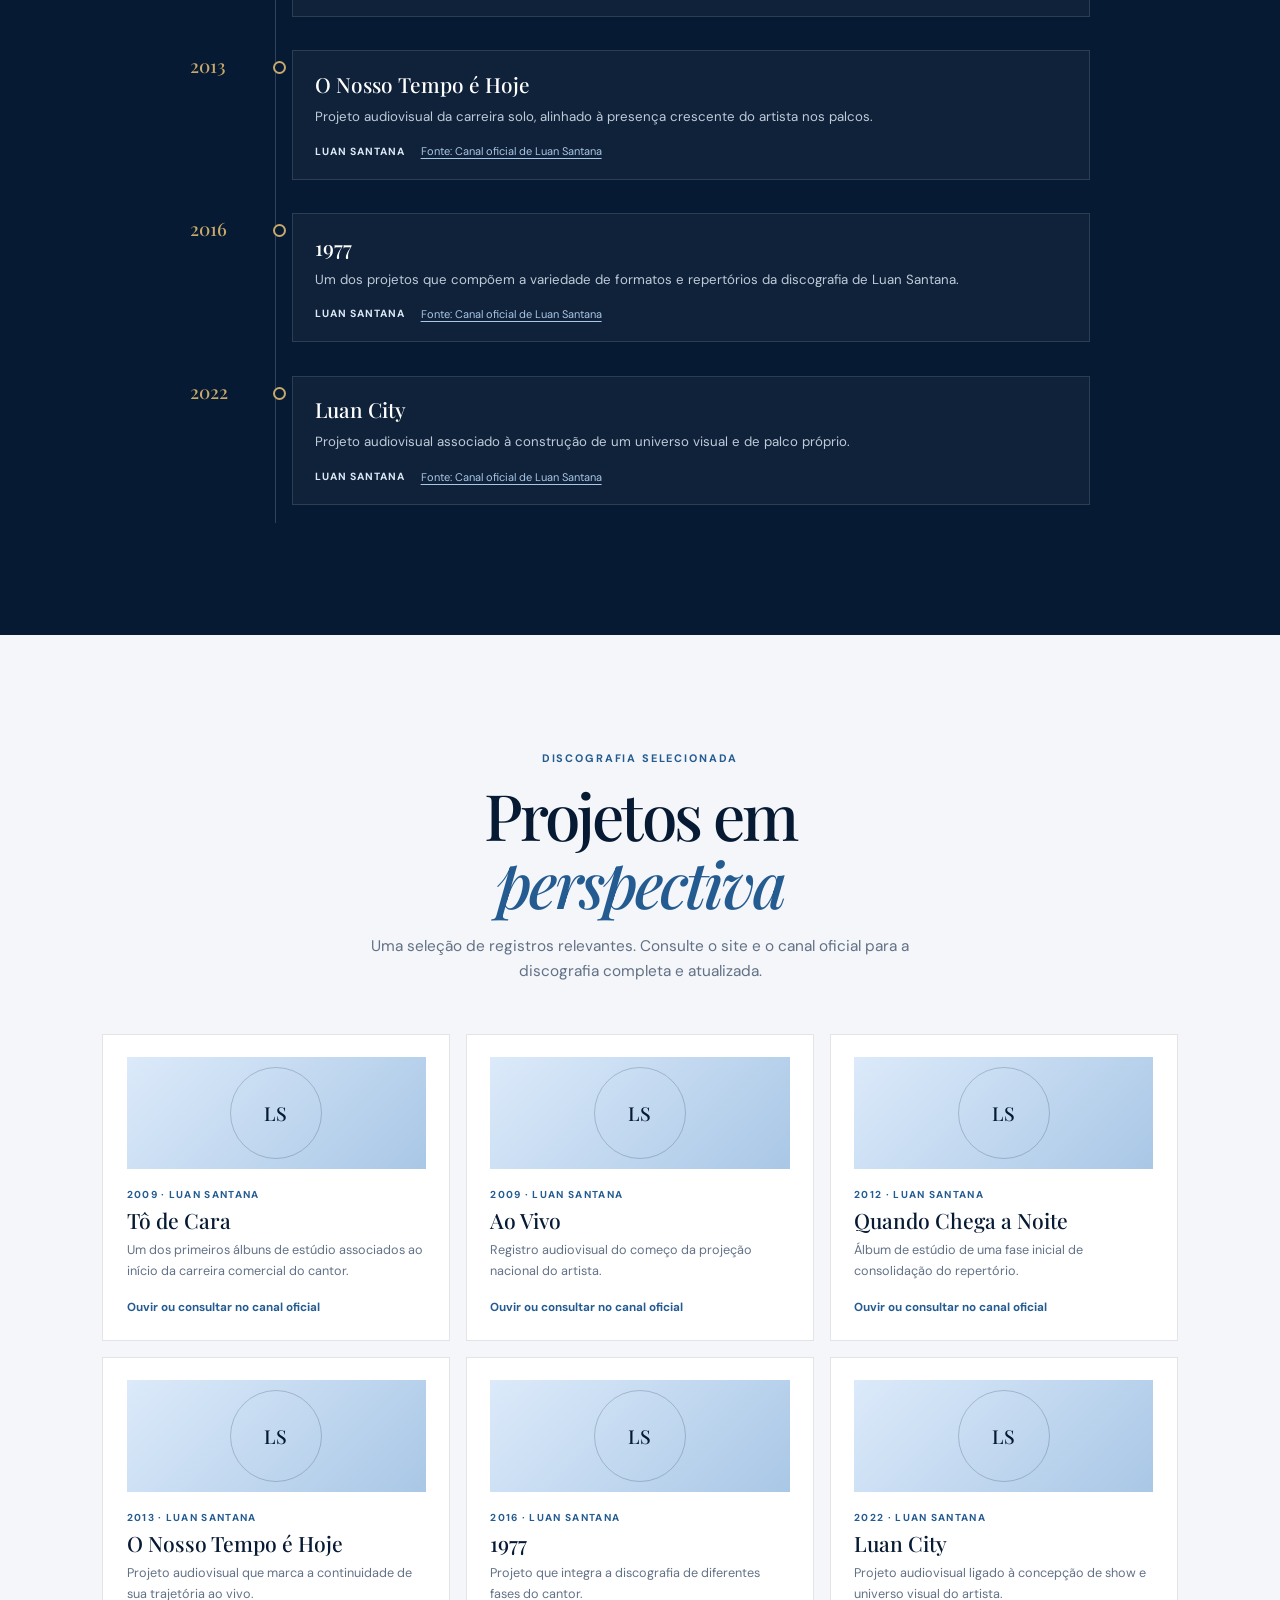
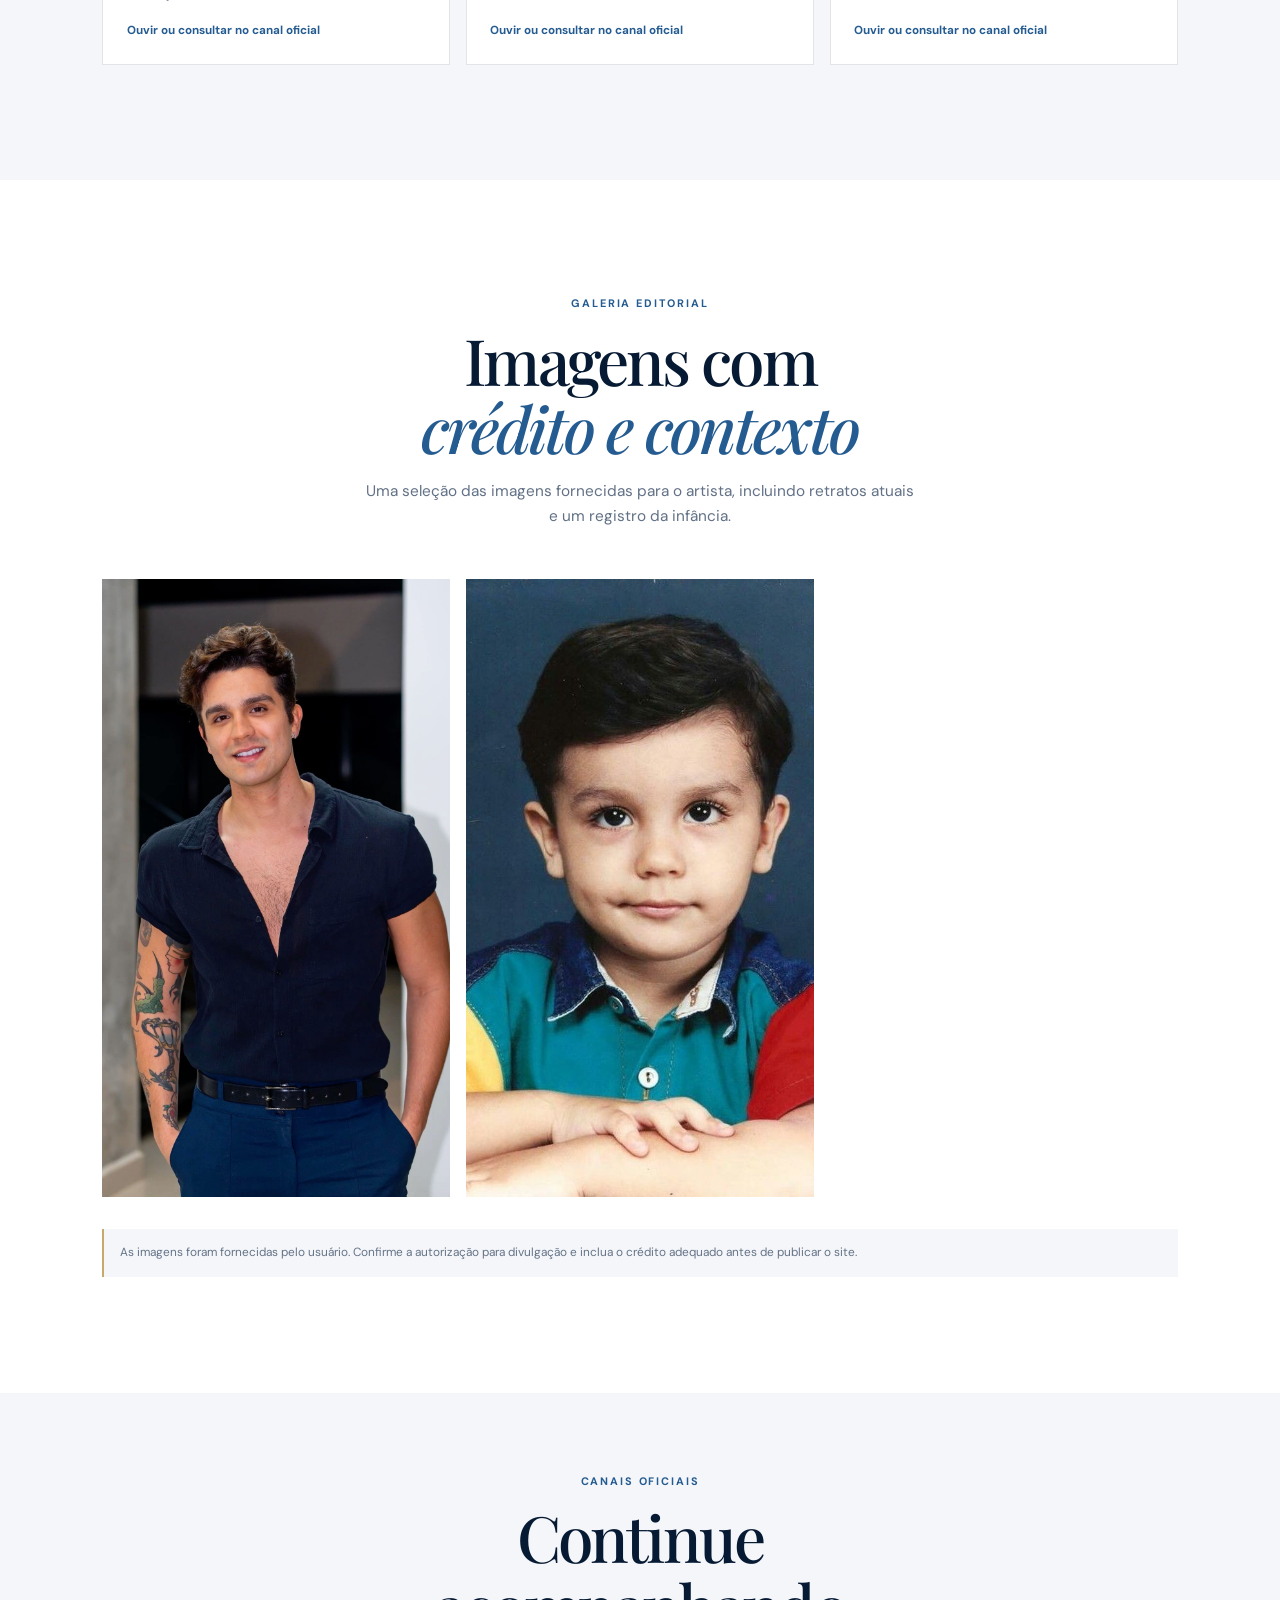
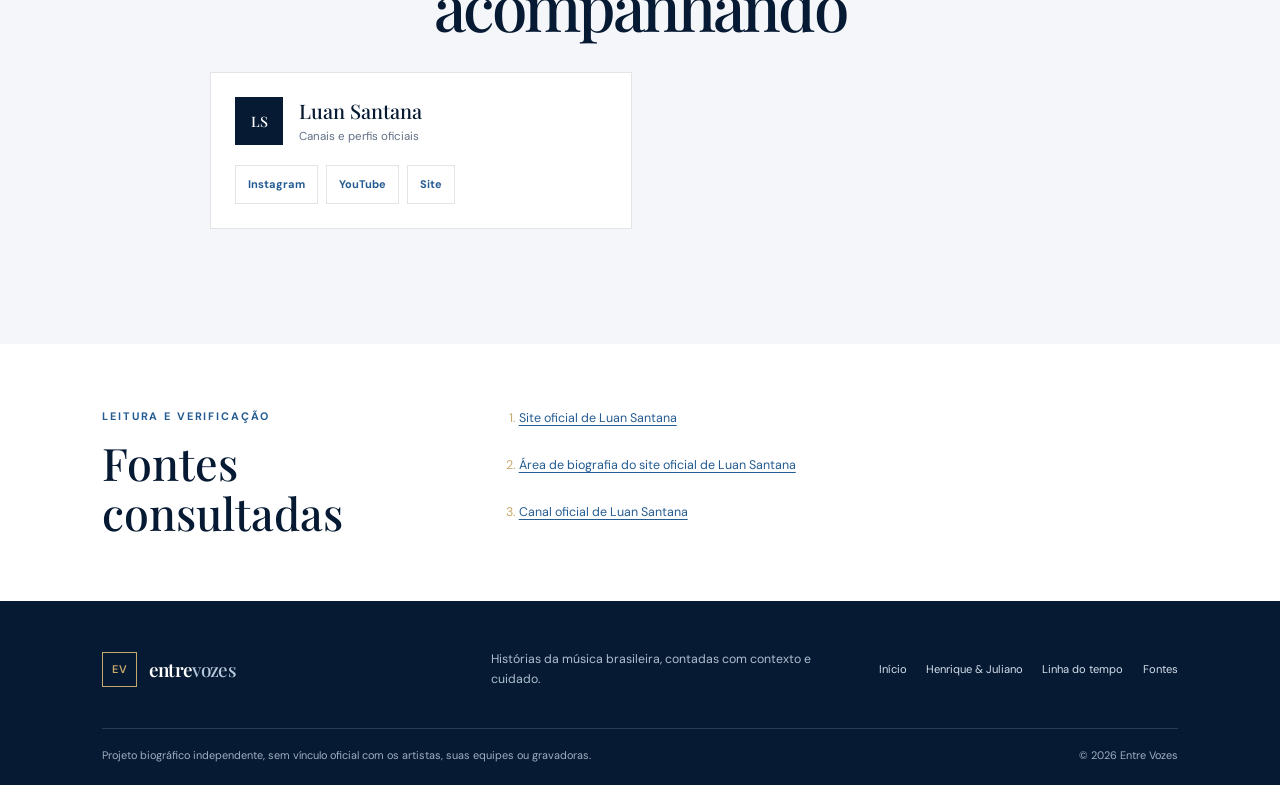
<file: luan-santana.html>
<!doctype html>
<html lang="pt-BR">
<head>
  <meta charset="utf-8">
  <meta name="viewport" content="width=device-width, initial-scale=1">
  <meta name="theme-color" content="#071a33">
  <meta name="description" content="Conheça a trajetória musical de Luan Santana, seus projetos, canções e presença no sertanejo brasileiro.">
  <title>Luan Santana — Entre Vozes</title>
  <link rel="preconnect" href="https://fonts.googleapis.com">
  <link rel="preconnect" href="https://fonts.gstatic.com" crossorigin>
  <link href="https://fonts.googleapis.com/css2?family=DM+Sans:wght@400;500;600;700&family=Playfair+Display:wght@500;600;700&display=swap" rel="stylesheet">
  <link rel="stylesheet" href="css/style.css">
  <link rel="stylesheet" href="css/artists.css">
  <link rel="stylesheet" href="css/responsive.css">
  <script type="module" src="js/main.js"></script>
</head>
<body data-artist-page="luan-santana">
  <a class="skip-link" href="#conteudo">Pular para o conteúdo</a>
  <div class="scroll-progress" aria-hidden="true"></div>
  <header class="site-header">
    <a class="brand" href="index.html" aria-label="Entre Vozes, página inicial"><span class="brand-mark">EV</span><span>entre<span class="brand-light">vozes</span></span></a>
    <button class="menu-toggle" type="button" aria-expanded="false" aria-controls="primary-nav" aria-label="Abrir menu"><span></span><span></span><span></span></button>
    <nav class="primary-nav" id="primary-nav" aria-label="Navegação principal">
      <a class="nav-link" href="index.html">Início</a><a class="nav-link" href="henrique-juliano.html">Henrique & Juliano</a><a class="nav-link" href="luan-santana.html" aria-current="page">Luan Santana</a><a class="nav-link" href="#linha-do-tempo">Linha do tempo</a><a class="nav-link" href="#redes">Redes oficiais</a>
    </nav>
  </header>
  <main id="conteudo" class="artist-page">
    <section class="artist-hero artist-hero-luan">
      <div class="artist-hero-content">
        <p class="eyebrow">Perfil biográfico · Carreira solo</p>
        <h1>Luan<br><em>Santana</em></h1>
        <p>Um percurso musical que conectou o sertanejo romântico a diferentes gerações, formatos e experiências de palco.</p>
        <a class="button button-light" href="#biografia">Explorar a trajetória <span aria-hidden="true">↓</span></a>
      </div>
      <div class="artist-portrait portrait-luan" data-gallery-item><img class="portrait-photo" src="imagens/luan%20santana.jpg" alt="Luan Santana em um retrato" fetchpriority="high"><span class="portrait-initials">LS</span><span class="portrait-caption">Luan Santana</span></div>
      <span class="artist-hero-index" aria-hidden="true">02 — 02</span>
    </section>
    <section class="section biography-section" id="biografia">
      <div class="section-heading reveal"><p class="eyebrow">A história</p><h2>Canções que<br><em>abrem caminhos</em></h2></div>
      <div class="biography-layout">
        <div class="biography-lead reveal"><p class="lead-copy">Cantor e compositor brasileiro, Luan Santana construiu uma carreira solo de forte presença nos palcos e nos registros audiovisuais. Os canais oficiais mantêm a discografia, os projetos e a agenda atualizados — pontos de partida importantes para acompanhar sua trajetória sem confundir informação histórica com notícia recente.</p><div class="fact-line"><span class="fact-value">BR</span><span class="fact-label">Música brasileira<br>e alcance nacional</span></div></div>
        <div class="biography-blocks">
          <article class="bio-block reveal"><span class="bio-index">01</span><div><h3>O começo da carreira</h3><p>Os primeiros trabalhos lançados comercialmente e o registro “Ao Vivo” de 2009 são marcos iniciais frequentemente associados à projeção nacional do cantor. A discografia oficial deve ser consultada para detalhes e edições de cada lançamento.</p></div></article>
          <article class="bio-block reveal"><span class="bio-index">02</span><div><h3>Uma presença de palco</h3><p>Projetos ao vivo, DVDs e registros audiovisuais passaram a ocupar lugar central em sua produção. A sucessão de projetos permite observar mudanças de repertório, arranjos e concepção visual ao longo da carreira.</p></div></article>
          <article class="bio-block reveal"><span class="bio-index">03</span><div><h3>Repertório em transformação</h3><p>Do sertanejo romântico a produções que dialogam com o pop, a trajetória reúne canções de diferentes fases. A página oficial e o canal do artista são referências para conferir os lançamentos e colaborações mais recentes.</p></div></article>
          <article class="bio-block reveal"><span class="bio-index">04</span><div><h3>O presente se consulta na fonte</h3><p>Agenda, novidades e situação atual da carreira são informações que mudam com frequência. Por isso, este perfil não afirma datas futuras nem apresenta números de audiência: consulte o site oficial para as atualizações mais recentes.</p></div></article>
        </div>
      </div>
      <p class="editorial-note">Data e município de nascimento, nome civil, infância e prêmios não estão detalhados nesta edição: as fontes oficiais consultadas nesta pesquisa não permitiram confirmar esses dados de forma direta. Eles devem ser incluídos apenas após verificação documental.</p>
    </section>
    <section class="section songs-section" aria-labelledby="songs-title">
      <div class="section-heading reveal"><p class="eyebrow">Repertório selecionado</p><h2 id="songs-title">Canções em diferentes<br><em>fases da carreira</em></h2><p>Seleção de faixas para consulta no canal oficial. Os links não reproduzem áudio nesta página.</p></div>
      <ul class="song-list" id="artist-songs"></ul>
    </section>
    <section class="section timeline-section artist-timeline-section" id="linha-do-tempo">
      <div class="section-heading section-heading-light reveal"><p class="eyebrow">Registro cronológico</p><h2>Etapas de uma<br><em>carreira em movimento</em></h2><p>Seleção de projetos com ano publicado em fontes musicais de referência e links de consulta.</p></div>
      <div class="timeline-controls"><label class="sr-only" for="timeline-artist">Filtrar por artista</label><select id="timeline-artist" class="filter-select"><option value="luan-santana">Luan Santana</option></select></div>
      <div class="timeline-list" id="timeline-list" aria-live="polite"></div><p class="timeline-empty" id="timeline-empty" hidden>Nenhum marco disponível para este filtro.</p>
    </section>
    <section class="section discography-section" id="discografia">
      <div class="section-heading reveal"><p class="eyebrow">Discografia selecionada</p><h2>Projetos em<br><em>perspectiva</em></h2><p>Uma seleção de registros relevantes. Consulte o site e o canal oficial para a discografia completa e atualizada.</p></div>
      <div class="project-grid" id="artist-projects"></div>
    </section>
    <section class="section gallery-section" id="galeria">
      <div class="section-heading reveal"><p class="eyebrow">Galeria editorial</p><h2>Imagens com<br><em>crédito e contexto</em></h2><p>Uma seleção das imagens fornecidas para o artista, incluindo retratos atuais e um registro da infância.</p></div>
      <div class="gallery-grid" id="artist-gallery"></div>
      <p class="editorial-note">As imagens foram fornecidas pelo usuário. Confirme a autorização para divulgação e inclua o crédito adequado antes de publicar o site.</p>
    </section>
    <section class="section artist-social" id="redes"><div class="section-heading reveal"><p class="eyebrow">Canais oficiais</p><h2>Continue acompanhando</h2></div><div class="social-cards" id="artist-social-cards"></div></section>
    <section class="references-section" id="referencias"><div><p class="eyebrow">Leitura e verificação</p><h2>Fontes consultadas</h2></div><ol class="reference-list" id="artist-references"></ol></section>
  </main>
  <footer class="site-footer"><div class="footer-main"><a class="brand brand-footer" href="index.html"><span class="brand-mark">EV</span><span>entre<span class="brand-light">vozes</span></span></a><p>Histórias da música brasileira, contadas com contexto e cuidado.</p><nav class="footer-links" aria-label="Links do rodapé"><a href="index.html">Início</a><a href="henrique-juliano.html">Henrique & Juliano</a><a href="#linha-do-tempo">Linha do tempo</a><a href="#referencias">Fontes</a></nav></div><div class="footer-bottom"><p>Projeto biográfico independente, sem vínculo oficial com os artistas, suas equipes ou gravadoras.</p><p>© <span data-current-year></span> Entre Vozes</p></div></footer>
  <dialog class="image-modal" aria-label="Visualização de imagem"><button class="modal-close" type="button" aria-label="Fechar imagem">×</button><img class="modal-image" alt=""><p class="modal-caption"></p></dialog>
</body>
</html>
</file>
<file: css/style.css>
:root {
  color-scheme: light;
  --navy: #071a33;
  --navy-soft: #102d50;
  --blue: #245b91;
  --blue-light: #dcebfa;
  --paper: #fff;
  --cloud: #f4f6f9;
  --ink: #12243a;
  --muted: #627186;
  --gold: #c7a96b;
  --line: rgba(18, 36, 58, .12);
  --serif: "Playfair Display", Georgia, serif;
  --sans: "DM Sans", "Segoe UI", sans-serif;
  --header-height: 78px;
}

* { box-sizing: border-box; }
html { scroll-behavior: smooth; scroll-padding-top: calc(var(--header-height) + 1rem); }
body { margin: 0; color: var(--ink); background: var(--paper); font-family: var(--sans); font-size: 16px; line-height: 1.65; -webkit-font-smoothing: antialiased; }
body.menu-open { overflow: hidden; }
img { display: block; max-width: 100%; }
a { color: inherit; text-decoration: none; }
button, select { font: inherit; }
button, a, select { -webkit-tap-highlight-color: transparent; }
button:focus-visible, a:focus-visible, select:focus-visible, summary:focus-visible { outline: 3px solid var(--gold); outline-offset: 4px; }
::selection { color: var(--paper); background: var(--blue); }

.skip-link { position: fixed; z-index: 1000; top: .75rem; left: .75rem; padding: .8rem 1rem; color: var(--paper); background: var(--navy); transform: translateY(-160%); }
.skip-link:focus { transform: translateY(0); }
.sr-only { position: absolute; width: 1px; height: 1px; padding: 0; margin: -1px; overflow: hidden; clip: rect(0, 0, 0, 0); white-space: nowrap; border: 0; }
.scroll-progress { position: fixed; z-index: 1001; inset: 0 auto auto 0; width: 0; height: 3px; background: var(--gold); }

.site-header { position: sticky; z-index: 100; top: 0; display: flex; align-items: center; justify-content: space-between; min-height: var(--header-height); padding: 0 clamp(1.25rem, 5vw, 5.5rem); color: var(--paper); background: rgba(7, 26, 51, .97); border-bottom: 1px solid rgba(255,255,255,.09); backdrop-filter: blur(14px); }
.brand { display: inline-flex; align-items: center; gap: .7rem; color: var(--paper); font-family: var(--serif); font-size: 1.18rem; font-weight: 600; letter-spacing: -.035em; }
.brand-mark { display: grid; width: 35px; height: 35px; place-items: center; border: 1px solid var(--gold); color: var(--gold); font: 600 .69rem var(--sans); letter-spacing: .04em; }
.brand-light { color: #b7c8db; font-weight: 500; }
.primary-nav { display: flex; align-items: center; gap: clamp(1rem, 2.3vw, 2.1rem); }
.nav-link { position: relative; padding: .5rem 0; color: #d4dfeb; font-size: .79rem; letter-spacing: .015em; transition: color .2s ease; }
.nav-link::after { position: absolute; right: 0; bottom: .17rem; left: 0; height: 1px; background: var(--gold); content: ""; transform: scaleX(0); transform-origin: left; transition: transform .22s ease; }
.nav-link:hover, .nav-link[aria-current="page"] { color: var(--paper); }
.nav-link:hover::after, .nav-link[aria-current="page"]::after { transform: scaleX(1); }
.menu-toggle { display: none; }

.hero { position: relative; overflow: hidden; color: var(--paper); background: var(--navy); }
.hero-home { min-height: min(810px, calc(100svh - var(--header-height))); padding: clamp(4.5rem, 8vw, 7.5rem) clamp(1.4rem, 9.5vw, 10rem) 4.5rem; }
.hero-inner { position: relative; z-index: 2; max-width: 1180px; margin: 0 auto; }
.hero h1, .artist-hero h1 { margin: 1.1rem 0 1.2rem; font: 500 clamp(3.1rem, 7.2vw, 6.85rem)/.99 var(--serif); letter-spacing: -.055em; animation: title-in .9s both; }
.hero h1 em, .artist-hero h1 em, h2 em { color: #a9c7e6; font-weight: 500; }
.eyebrow { display: flex; align-items: center; gap: .72rem; margin: 0 0 .9rem; color: var(--blue); font-size: .68rem; font-weight: 700; letter-spacing: .17em; line-height: 1.5; text-transform: uppercase; }
.eyebrow-line { display: inline-block; width: 28px; height: 1px; background: var(--gold); }
.hero-eyebrow { color: #c6d6e8; }
.hero-copy { max-width: 540px; margin: 0; color: #d3deeb; font-size: clamp(1rem, 1.45vw, 1.15rem); }
.hero-actions { display: flex; flex-wrap: wrap; gap: .85rem; margin-top: 2rem; }
.button { display: inline-flex; align-items: center; justify-content: center; gap: 1.25rem; min-height: 48px; padding: .8rem 1.25rem; border: 1px solid transparent; border-radius: 2px; font-size: .79rem; font-weight: 700; letter-spacing: .01em; transition: color .22s ease, background .22s ease, border-color .22s ease, transform .22s ease; }
.button:hover { transform: translateY(-2px); }
.button-light { color: var(--navy); background: var(--paper); }
.button-light:hover { color: var(--paper); background: var(--blue); }
.button-outline { border-color: rgba(255,255,255,.48); color: var(--paper); background: transparent; }
.button-outline:hover { border-color: var(--paper); background: rgba(255,255,255,.08); }
.button-dark { color: var(--paper); background: var(--navy); }
.button-dark:hover { background: var(--blue); }
.hero-artists { display: flex; gap: 1rem; max-width: 790px; margin-top: clamp(3.5rem, 7vw, 5.6rem); }
.hero-artist-card { position: relative; display: flex; flex: 1; align-items: flex-end; justify-content: space-between; min-height: 142px; overflow: hidden; padding: 1.15rem 1.25rem; border: 1px solid rgba(255,255,255,.16); background: linear-gradient(135deg, rgba(36,91,145,.48), rgba(11,35,64,.28)); transition: border-color .25s ease, transform .25s ease, background .25s ease; }
.hero-artist-card:hover { border-color: var(--gold); background: linear-gradient(135deg, rgba(36,91,145,.7), rgba(11,35,64,.4)); transform: translateY(-3px); }
.hero-card-solo { background: linear-gradient(135deg, rgba(199,169,107,.18), rgba(11,35,64,.32)); }
.artist-monogram { position: absolute; top: -.35rem; right: 1rem; color: rgba(220,235,250,.13); font: 600 clamp(3rem, 5vw, 5.2rem)/1 var(--serif); letter-spacing: -.08em; }
.artist-monogram span, .feature-initials span, .portrait-initials span { color: var(--gold); }
.hero-card-label { position: relative; color: #c8d7e7; font-size: .68rem; line-height: 1.6; }
.hero-card-label strong { color: var(--paper); font-size: 1rem; font-weight: 600; }
.scroll-cue { display: inline-flex; align-items: center; gap: .8rem; margin-top: 2rem; color: #c1cfde; font-size: .69rem; letter-spacing: .08em; text-transform: uppercase; }
.scroll-cue-line { width: 34px; height: 1px; background: var(--gold); }
.hero-index { position: absolute; right: clamp(1.3rem, 5vw, 5rem); bottom: 3.2rem; color: rgba(255,255,255,.5); font-size: .68rem; letter-spacing: .12em; }
.hero-orbit { position: absolute; width: 42vw; height: 42vw; max-width: 590px; max-height: 590px; border: 1px solid rgba(220,235,250,.07); border-radius: 50%; pointer-events: none; }
.orbit-one { top: -19rem; right: -9rem; }
.orbit-two { top: -14rem; right: -4rem; width: 32vw; height: 32vw; }

.section { padding: clamp(4.5rem, 9vw, 8rem) clamp(1.3rem, 8vw, 8.5rem); }
.section-heading { max-width: 660px; margin: 0 auto 3.1rem; text-align: center; }
.section-heading .eyebrow { justify-content: center; }
.section-heading h2, .social-copy h2, .sources-strip h2 { margin: 0; color: var(--navy); font: 500 clamp(2.4rem, 5vw, 4.2rem)/1.07 var(--serif); letter-spacing: -.045em; }
.section-heading h2 em, .social-copy h2 em { color: var(--blue); }
.section-heading > p:last-child { max-width: 560px; margin: 1rem auto 0; color: var(--muted); font-size: .96rem; }
.section-heading-light h2 { color: var(--paper); }
.section-heading-light > p:last-child { color: #b8c7d7; }
.section-heading-light h2 em { color: #aac5e3; }
.section-intro { padding-bottom: clamp(5rem, 10vw, 9rem); }
.artist-feature-grid { display: grid; grid-template-columns: repeat(2, minmax(0, 1fr)); gap: 1.4rem; max-width: 1200px; margin: 0 auto; }
.artist-feature { position: relative; display: grid; grid-template-columns: 1fr 1fr; min-height: 440px; border: 1px solid var(--line); background: var(--paper); box-shadow: 0 18px 45px rgba(7,26,51,.055); }
.artist-feature-reverse .feature-art { order: 2; }
.feature-art { position: relative; display: grid; min-height: 100%; overflow: hidden; place-items: center; background: linear-gradient(150deg, #173b63, #071a33); }
.feature-photo { position: absolute; inset: 0; width: 100%; height: 100%; object-fit: cover; opacity: .8; }
.feature-art::before { z-index: 1; }
.feature-art::after { z-index: 1; }
.feature-art::before, .artist-portrait::before, .gallery-placeholder::before { position: absolute; inset: 14px; border: 1px solid rgba(220,235,250,.22); content: ""; }
.feature-art-luan { background: linear-gradient(150deg, #355878, #101d2e 75%); }
.feature-art::after { position: absolute; right: -20%; bottom: -43%; width: 100%; height: 100%; border: 1px solid rgba(199,169,107,.32); border-radius: 50%; content: ""; }
.feature-initials { position: relative; z-index: 2; color: rgba(255,255,255,.8); font: 500 clamp(3.4rem, 7vw, 6.5rem)/1 var(--serif); letter-spacing: -.1em; text-shadow: 0 2px 18px rgba(0,0,0,.4); }
.feature-art-caption { position: absolute; z-index: 2; bottom: 2rem; left: 2rem; color: rgba(255,255,255,.85); font-size: .58rem; letter-spacing: .16em; text-transform: uppercase; text-shadow: 0 1px 5px rgba(0,0,0,.6); }
.feature-content { align-self: center; padding: clamp(1.5rem, 3.1vw, 3rem); }
.feature-content .eyebrow { margin-bottom: 1rem; font-size: .59rem; }
.feature-content h3 { margin: 0 0 1rem; color: var(--navy); font: 500 clamp(2.25rem, 3vw, 3.4rem)/1.03 var(--serif); letter-spacing: -.055em; }
.feature-content > p:not(.eyebrow) { margin: 0 0 1.4rem; color: var(--muted); font-size: .86rem; }
.text-link { display: inline-flex; align-items: center; gap: .9rem; color: var(--blue); font-size: .76rem; font-weight: 700; }
.text-link span { transition: transform .2s ease; }
.text-link:hover span { transform: translateX(4px); }
.feature-number { position: absolute; right: 1rem; bottom: .8rem; color: rgba(16,45,80,.11); font: 500 2rem var(--serif); }

.timeline-section { color: var(--paper); background: var(--navy); }
.timeline-section .section-heading { margin-bottom: 2rem; }
.timeline-controls { display: flex; align-items: center; justify-content: space-between; gap: 1rem; max-width: 900px; margin: 0 auto 2rem; }
.filter-select { min-width: 210px; padding: .75rem 2.5rem .75rem 1rem; border: 1px solid rgba(255,255,255,.28); border-radius: 2px; color: var(--paper); background: var(--navy-soft); }
.filter-select option { color: var(--ink); background: var(--paper); }
.timeline-note { margin: 0; color: #aebed0; font-size: .76rem; }
.timeline-list { position: relative; max-width: 900px; margin: 0 auto; }
.timeline-list::before { position: absolute; top: .4rem; bottom: 1rem; left: 85px; width: 1px; background: rgba(220,235,250,.2); content: ""; }
.timeline-item { position: relative; display: grid; grid-template-columns: 70px 1fr; gap: 2rem; padding: 0 0 2.1rem; }
.timeline-year { position: relative; z-index: 1; padding-top: .2rem; color: var(--gold); font: 500 1.15rem var(--serif); }
.timeline-year::after { position: absolute; top: .67rem; right: -1.65rem; width: 9px; height: 9px; border: 2px solid var(--gold); border-radius: 50%; background: var(--navy); content: ""; }
.timeline-card { padding: 1.15rem 1.4rem; border: 1px solid rgba(255,255,255,.12); background: rgba(255,255,255,.035); }
.timeline-card h3 { margin: 0 0 .5rem; color: var(--paper); font: 500 1.3rem var(--serif); }
.timeline-card p { margin: 0; color: #becbd9; font-size: .83rem; }
.timeline-meta { display: flex; flex-wrap: wrap; align-items: center; gap: .6rem 1rem; margin-top: .9rem; }
.timeline-artist { color: #dce8f5; font-size: .65rem; font-weight: 700; letter-spacing: .09em; text-transform: uppercase; }
.timeline-source { color: #a9c7e6; font-size: .69rem; text-decoration: underline; text-underline-offset: 3px; }
.timeline-empty { max-width: 900px; margin: 2rem auto; color: #becbd9; text-align: center; }

.listening-section { background: var(--cloud); }
.project-grid { display: grid; grid-template-columns: repeat(3, minmax(0, 1fr)); gap: 1rem; max-width: 1120px; margin: 0 auto; }
.project-card { display: flex; min-height: 270px; flex-direction: column; padding: 1.45rem; border: 1px solid var(--line); background: var(--paper); transition: transform .22s ease, box-shadow .22s ease; }
.project-card:hover { box-shadow: 0 15px 35px rgba(7,26,51,.08); transform: translateY(-4px); }
.project-art { position: relative; display: grid; height: 112px; margin: -.1rem 0 1.15rem; overflow: hidden; place-items: center; background: linear-gradient(135deg, #dceafa, #a9c7e6); }
.project-art::after { position: absolute; width: 90px; height: 90px; border: 1px solid rgba(7,26,51,.2); border-radius: 50%; content: ""; }
.project-art-mark { color: var(--navy); font: 500 1.2rem var(--serif); letter-spacing: .05em; }
.project-year { color: var(--blue); font-size: .63rem; font-weight: 700; letter-spacing: .13em; text-transform: uppercase; }
.project-card h3 { margin: .25rem 0 .45rem; color: var(--navy); font: 500 1.32rem/1.2 var(--serif); }
.project-card p { flex: 1; margin: 0; color: var(--muted); font-size: .79rem; }
.project-link { margin-top: 1rem; color: var(--blue); font-size: .73rem; font-weight: 700; }
.center-action { margin-top: 2rem; text-align: center; }

.social-section { display: grid; grid-template-columns: minmax(220px, .75fr) 1.5fr; align-items: center; gap: clamp(2rem, 7vw, 7rem); background: var(--paper); }
.social-copy h2 { font-size: clamp(2.6rem, 4.6vw, 4rem); }
.social-copy > p:last-child { max-width: 360px; color: var(--muted); font-size: .88rem; }
.social-cards { display: grid; grid-template-columns: repeat(2, minmax(0, 1fr)); gap: 1rem; }
.social-card { padding: 1.5rem; border: 1px solid var(--line); background: var(--paper); }
.social-card-top { display: flex; align-items: center; gap: 1rem; }
.social-avatar { display: grid; width: 48px; height: 48px; flex: 0 0 48px; place-items: center; color: var(--paper); background: var(--navy); font: 500 .9rem var(--serif); }
.social-card h3 { margin: 0; color: var(--navy); font: 500 1.25rem var(--serif); }
.social-card p { margin: .15rem 0 0; color: var(--muted); font-size: .72rem; }
.social-links { display: flex; flex-wrap: wrap; gap: .5rem; margin-top: 1.2rem; }
.social-link { min-height: 38px; padding: .58rem .75rem; border: 1px solid var(--line); color: var(--blue); font-size: .69rem; font-weight: 700; transition: border .2s ease, background .2s ease; }
.social-link:hover { border-color: var(--blue); background: var(--blue-light); }

.sources-strip { display: grid; grid-template-columns: .8fr 1.2fr; align-items: center; gap: 3rem; padding-top: 4.5rem; padding-bottom: 4.5rem; background: var(--cloud); }
.sources-strip h2 { font-size: clamp(2.2rem, 4vw, 3rem); }
.sources-strip > div:last-child { max-width: 590px; }
.sources-strip > div:last-child p { color: var(--muted); font-size: .87rem; }
.site-footer { padding: 3rem clamp(1.3rem, 8vw, 8.5rem) 1.25rem; color: #d3deeb; background: var(--navy); }
.footer-main { display: grid; grid-template-columns: 1fr 1fr auto; align-items: center; gap: 1.5rem; padding-bottom: 2.4rem; }
.brand-footer { grid-column: 1; }
.footer-main > p { grid-column: 2; margin: 0; color: #aebed0; font-size: .77rem; }
.footer-links { display: flex; flex-wrap: wrap; justify-content: flex-end; gap: .7rem 1.2rem; grid-column: 3; }
.footer-links a { color: #d3deeb; font-size: .7rem; }
.footer-links a:hover { color: var(--gold); }
.footer-bottom { display: flex; justify-content: space-between; gap: 1rem; padding-top: 1.15rem; border-top: 1px solid rgba(255,255,255,.14); color: #9fafc1; font-size: .68rem; }
.footer-bottom p { margin: 0; }

.reveal { opacity: 0; transform: translateY(18px); transition: opacity .65s ease, transform .65s ease; }
.reveal.is-visible { opacity: 1; transform: translateY(0); }
.image-modal { position: fixed; width: min(92vw, 980px); max-width: none; max-height: 90vh; padding: 1rem; border: 1px solid rgba(255,255,255,.14); color: var(--paper); background: var(--navy); box-shadow: 0 20px 70px rgba(0,0,0,.4); }
.image-modal::backdrop { background: rgba(4,13,25,.82); backdrop-filter: blur(5px); }
.modal-close { position: absolute; top: 1.25rem; right: 1.25rem; display: grid; width: 42px; height: 42px; place-items: center; border: 1px solid rgba(255,255,255,.5); border-radius: 50%; color: var(--paper); background: rgba(7,26,51,.7); cursor: pointer; font-size: 1.6rem; }
.modal-image { max-height: 74vh; width: 100%; object-fit: contain; }
.modal-caption { margin: .7rem 0 0; color: #d3deeb; font-size: .8rem; text-align: center; }

@keyframes title-in { from { opacity: 0; transform: translateY(16px); } to { opacity: 1; transform: translateY(0); } }
@media (prefers-reduced-motion: reduce) {
  *, *::before, *::after { scroll-behavior: auto !important; animation-duration: .01ms !important; animation-iteration-count: 1 !important; transition-duration: .01ms !important; }
  .reveal { opacity: 1; transform: none; }
}
</file>
<file: css/artists.css>
.artist-page { overflow: hidden; }
.artist-hero { position: relative; display: grid; min-height: min(690px, calc(100svh - var(--header-height))); grid-template-columns: 1.1fr .9fr; align-items: center; gap: 2rem; overflow: hidden; padding: clamp(4rem, 8vw, 7rem) clamp(1.4rem, 9vw, 9rem); color: var(--paper); background: var(--navy); }
.artist-hero::before, .artist-hero::after { position: absolute; border: 1px solid rgba(220,235,250,.08); border-radius: 50%; content: ""; pointer-events: none; }
.artist-hero::before { top: -23rem; right: -10rem; width: 53rem; height: 53rem; }
.artist-hero::after { top: -17rem; right: -4rem; width: 41rem; height: 41rem; }
.artist-hero-content { position: relative; z-index: 2; max-width: 600px; }
.artist-hero-content .eyebrow { color: #c6d6e8; }
.artist-hero h1 { margin-top: 1.2rem; font-size: clamp(4rem, 8vw, 7.5rem); }
.artist-hero-content > p:not(.eyebrow) { max-width: 475px; margin: 0; color: #ced9e6; font-size: 1rem; }
.artist-hero-content .button { margin-top: 1.7rem; }
.artist-portrait { position: relative; display: grid; min-height: 420px; overflow: hidden; place-items: center; background: linear-gradient(145deg, #173b63, #0b1c31 75%); }
.portrait-photo { position: absolute; inset: 0; width: 100%; height: 100%; object-fit: cover; }
.portrait-initials { z-index: 1; color: rgba(255,255,255,.75); text-shadow: 0 2px 16px rgba(0,0,0,.45); }
.portrait-caption { text-shadow: 0 1px 6px rgba(0,0,0,.8); }
.artist-portrait[data-gallery-item] { cursor: zoom-in; }
.portrait-luan { background: linear-gradient(145deg, #5c6e7c, #15243a 75%); }
.artist-portrait::after { position: absolute; right: -15%; bottom: -33%; width: 90%; height: 85%; border: 1px solid rgba(199,169,107,.4); border-radius: 50%; content: ""; }
.portrait-initials { position: relative; z-index: 1; color: rgba(255,255,255,.84); font: 500 clamp(4.5rem, 8vw, 7rem)/1 var(--serif); letter-spacing: -.1em; }
.portrait-initials span { color: var(--gold); }
.portrait-caption { position: absolute; z-index: 2; right: 1.8rem; bottom: 1.65rem; left: 1.8rem; color: rgba(255,255,255,.68); font-size: .64rem; letter-spacing: .1em; line-height: 1.5; text-transform: uppercase; }
.artist-hero-index { position: absolute; right: clamp(1.5rem, 5vw, 5rem); bottom: 2.2rem; color: rgba(255,255,255,.45); font-size: .67rem; letter-spacing: .13em; }
.biography-section { padding-top: clamp(5rem, 8vw, 7.5rem); }
.biography-section > .section-heading { margin-bottom: 2.5rem; }
.biography-layout { display: grid; grid-template-columns: .8fr 1.2fr; gap: clamp(2.5rem, 8vw, 8rem); max-width: 1080px; margin: 0 auto; }
.biography-lead { align-self: start; }
.lead-copy { margin: 0; color: var(--navy); font: 500 clamp(1.25rem, 2vw, 1.7rem)/1.5 var(--serif); }
.fact-line { display: flex; align-items: center; gap: .85rem; margin-top: 2.2rem; padding-top: 1.1rem; border-top: 1px solid var(--line); }
.fact-value { color: var(--blue); font: 500 1.7rem var(--serif); }
.fact-label { color: var(--muted); font-size: .69rem; line-height: 1.4; }
.biography-blocks { border-top: 1px solid var(--line); }
.bio-block { display: grid; grid-template-columns: 38px 1fr; gap: 1rem; padding: 1.35rem 0; border-bottom: 1px solid var(--line); }
.bio-index { padding-top: .25rem; color: var(--gold); font: 500 .86rem var(--serif); }
.bio-block h3 { margin: 0 0 .5rem; color: var(--navy); font: 500 1.34rem var(--serif); }
.bio-block p { margin: 0; color: var(--muted); font-size: .84rem; }
.editorial-note { max-width: 1080px; margin: 2rem auto 0; padding: .9rem 1rem; border-left: 2px solid var(--gold); color: #657387; background: var(--cloud); font-size: .74rem; }
.songs-section { background: var(--cloud); }
.song-list { display: flex; flex-wrap: wrap; justify-content: center; gap: .65rem; max-width: 980px; margin: 0 auto; padding: 0; list-style: none; }
.song-link { display: inline-flex; min-height: 42px; align-items: center; padding: .6rem .9rem; border: 1px solid rgba(36,91,145,.22); color: var(--navy); background: var(--paper); font-size: .75rem; font-weight: 600; transition: background .2s ease, border-color .2s ease, transform .2s ease; }
.song-link:hover { border-color: var(--blue); background: var(--blue-light); transform: translateY(-2px); }
.artist-timeline-section { padding-top: 6rem; padding-bottom: 6rem; }
.artist-timeline-section .timeline-controls { justify-content: flex-start; }
.discography-section { background: var(--cloud); }
.gallery-section { background: var(--paper); }
.gallery-grid { display: grid; grid-template-columns: repeat(3, minmax(0, 1fr)); gap: 1rem; max-width: 1120px; margin: 0 auto; }
.gallery-item { position: relative; display: block; min-height: 235px; overflow: hidden; padding: 0; border: 0; background: transparent; cursor: zoom-in; text-align: left; }
.gallery-item img { width: 100%; height: 100%; min-height: 235px; object-fit: cover; transition: transform .35s ease, filter .3s ease; }
.gallery-item:hover img { filter: brightness(.9); transform: scale(1.035); }
.gallery-placeholder { position: absolute; inset: 0; display: grid; overflow: hidden; place-items: center; color: var(--paper); background: linear-gradient(145deg, #1a426c, #071a33); }
.gallery-item:nth-child(2) .gallery-placeholder { background: linear-gradient(145deg, #687b8d, #17253a); }
.gallery-item:nth-child(3) .gallery-placeholder { background: linear-gradient(145deg, #244c70, #1c2837); }
.gallery-placeholder::after { position: absolute; right: -20%; bottom: -55%; width: 95%; height: 100%; border: 1px solid rgba(199,169,107,.38); border-radius: 50%; content: ""; }
.gallery-placeholder strong { position: relative; z-index: 1; font: 500 2.6rem var(--serif); letter-spacing: -.06em; }
.gallery-placeholder span { position: absolute; z-index: 1; bottom: 1.25rem; left: 1.3rem; color: rgba(255,255,255,.76); font-size: .64rem; letter-spacing: .08em; }
.gallery-placeholder small { position: absolute; top: 1.35rem; right: 1.35rem; z-index: 1; color: rgba(255,255,255,.64); font-size: .55rem; letter-spacing: .13em; text-transform: uppercase; }
.artist-social { padding-top: 5rem; background: var(--cloud); }
.artist-social .section-heading { margin-bottom: 2rem; }
.artist-social .social-cards { max-width: 860px; margin: 0 auto; }
.references-section { display: grid; grid-template-columns: .7fr 1.3fr; gap: 2rem; padding: 4rem clamp(1.3rem, 8vw, 8.5rem); background: var(--paper); }
.references-section h2 { margin: 0; color: var(--navy); font: 500 clamp(1.8rem, 3.5vw, 2.8rem)/1.1 var(--serif); }
.reference-list { display: grid; gap: .8rem; margin: 0; padding-left: 1.2rem; color: var(--muted); font-size: .78rem; }
.reference-list li::marker { color: var(--gold); }
.reference-list a { color: var(--blue); text-decoration: underline; text-underline-offset: 3px; }
</file>
<file: css/responsive.css>
@media (max-width: 980px) {
  :root { --header-height: 70px; }
  .site-header { padding-right: 1.5rem; padding-left: 1.5rem; }
  .primary-nav { gap: 1rem; }
  .nav-link { font-size: .72rem; }
  .hero-home { padding-right: 6vw; padding-left: 6vw; }
  .artist-feature { grid-template-columns: .9fr 1.1fr; min-height: 390px; }
  .feature-content { padding: 1.6rem; }
  .artist-hero { padding-right: 6vw; padding-left: 6vw; }
}

@media (max-width: 760px) {
  .site-header { min-height: 66px; padding: 0 1.1rem; }
  .menu-toggle { z-index: 2; display: grid; width: 44px; height: 44px; align-content: center; justify-items: center; gap: 5px; border: 1px solid rgba(255,255,255,.24); color: var(--paper); background: transparent; cursor: pointer; }
  .menu-toggle span { display: block; width: 18px; height: 1px; background: var(--paper); transition: transform .2s ease; }
  .menu-toggle[aria-expanded="true"] span:first-child { transform: translateY(6px) rotate(45deg); }
  .menu-toggle[aria-expanded="true"] span:nth-child(2) { opacity: 0; }
  .menu-toggle[aria-expanded="true"] span:last-child { transform: translateY(-6px) rotate(-45deg); }
  .primary-nav { position: fixed; z-index: 1; inset: 66px 0 0; display: flex; align-items: stretch; flex-direction: column; gap: 0; padding: 1rem 1.5rem 2rem; background: var(--navy); opacity: 0; pointer-events: none; transform: translateY(-8px); transition: opacity .2s ease, transform .2s ease; }
  .primary-nav.is-open { opacity: 1; pointer-events: auto; transform: translateY(0); }
  .nav-link { padding: 1rem .1rem; border-bottom: 1px solid rgba(255,255,255,.12); font-size: 1rem; }
  .nav-link::after { display: none; }
  .hero-home { min-height: auto; padding: 4.8rem 1.25rem 3.5rem; }
  .hero h1 { font-size: clamp(3rem, 13vw, 5.5rem); }
  .hero-copy { max-width: 450px; font-size: .95rem; }
  .hero-artists { margin-top: 3.3rem; }
  .hero-artist-card { min-height: 128px; padding: .9rem; }
  .hero-card-label { font-size: .59rem; }
  .hero-card-label strong { font-size: .82rem; }
  .scroll-cue { margin-top: 1.5rem; }
  .hero-index { display: none; }
  .section { padding: 4.5rem 1.25rem; }
  .section-heading { margin-bottom: 2.3rem; }
  .section-heading h2 { font-size: clamp(2.4rem, 9vw, 3.5rem); }
  .artist-feature-grid { grid-template-columns: 1fr; }
  .artist-feature { min-height: 360px; }
  .feature-art { min-height: 360px; }
  .feature-content h3 { font-size: 2.6rem; }
  .timeline-controls { align-items: flex-start; flex-direction: column; }
  .filter-select { width: 100%; }
  .timeline-list::before { left: 61px; }
  .timeline-item { grid-template-columns: 46px 1fr; gap: 1rem; }
  .timeline-year { font-size: .94rem; }
  .timeline-year::after { right: -1.05rem; }
  .timeline-card { padding: 1rem; }
  .project-grid { grid-template-columns: repeat(2, minmax(0, 1fr)); }
  .project-card { min-height: 250px; padding: 1.1rem; }
  .social-section { grid-template-columns: 1fr; gap: 1.7rem; }
  .social-copy > p:last-child { max-width: 530px; }
  .sources-strip { grid-template-columns: 1fr; gap: 1rem; }
  .footer-main { grid-template-columns: 1fr 1fr; }
  .footer-main > p { grid-column: 1 / -1; grid-row: 2; }
  .footer-links { justify-content: flex-start; grid-column: 1 / -1; grid-row: 3; }
  .footer-bottom { flex-direction: column; }
  .artist-hero { grid-template-columns: 1fr; gap: 2rem; min-height: auto; padding: 4.6rem 1.3rem 4rem; }
  .artist-hero h1 { font-size: clamp(4rem, 15vw, 6rem); }
  .artist-portrait { min-height: 330px; }
  .artist-hero-index { display: none; }
  .biography-layout { grid-template-columns: 1fr; gap: 2.4rem; }
  .fact-line { max-width: 200px; margin-top: 1.5rem; }
  .gallery-grid { grid-template-columns: repeat(2, minmax(0, 1fr)); }
  .gallery-item, .gallery-item img { min-height: 205px; }
  .references-section { grid-template-columns: 1fr; gap: 1.5rem; padding: 3rem 1.25rem; }
}

@media (max-width: 460px) {
  .brand { font-size: 1.08rem; }
  .hero-actions { align-items: stretch; flex-direction: column; }
  .hero-actions .button { justify-content: space-between; width: 100%; }
  .hero-artists { gap: .6rem; }
  .hero-artist-card { min-height: 115px; }
  .artist-monogram { top: .25rem; right: .6rem; font-size: 2.8rem; }
  .artist-feature { grid-template-columns: 1fr; }
  .feature-art, .artist-feature-reverse .feature-art { min-height: 245px; order: 0; }
  .feature-content { padding: 1.45rem; }
  .feature-content h3 { font-size: 2.4rem; }
  .feature-number { right: .8rem; bottom: .6rem; }
  .project-grid { grid-template-columns: 1fr; }
  .project-card { min-height: 0; }
  .project-art { height: 135px; }
  .social-cards { grid-template-columns: 1fr; }
  .gallery-grid { grid-template-columns: 1fr; }
  .gallery-item, .gallery-item img { min-height: 250px; }
  .timeline-list::before { left: 53px; }
  .timeline-item { grid-template-columns: 39px 1fr; gap: .9rem; }
  .timeline-year { font-size: .84rem; }
  .timeline-year::after { right: -.94rem; }
  .timeline-card h3 { font-size: 1.17rem; }
}
</file>
